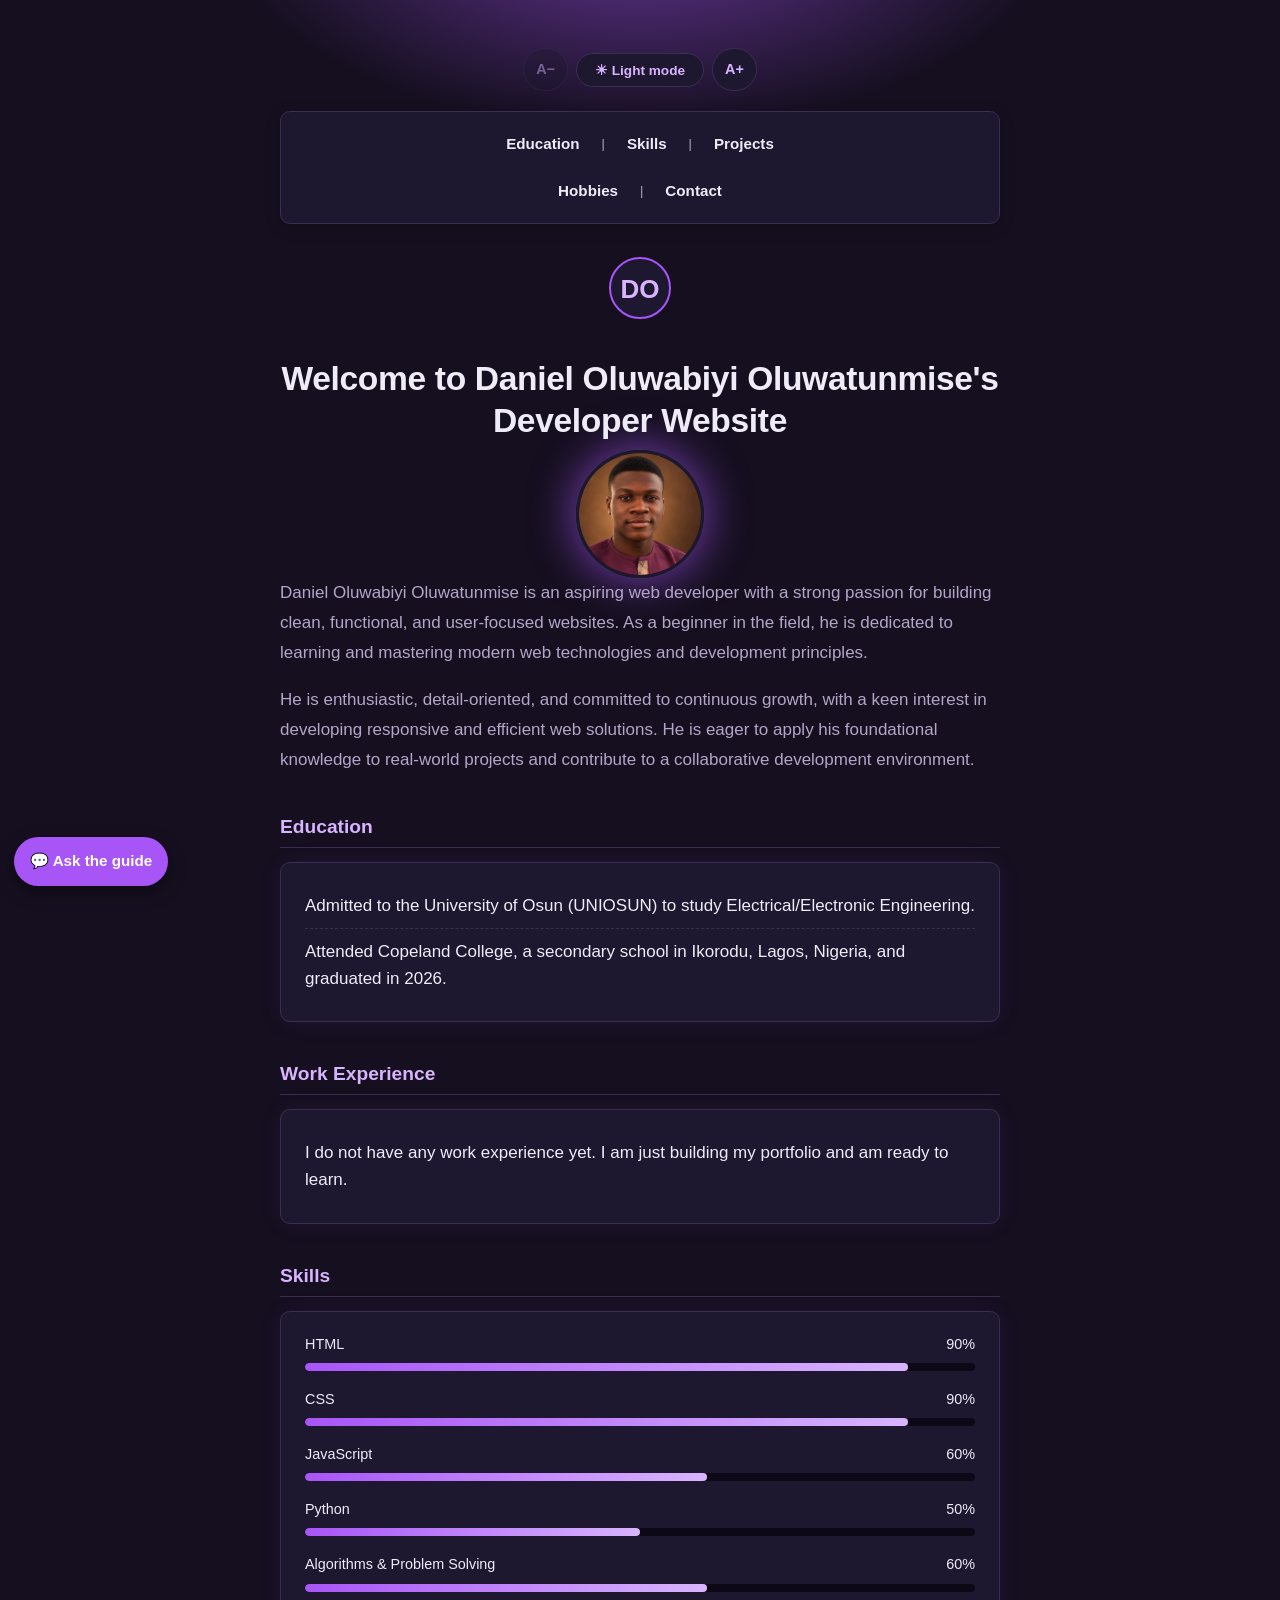
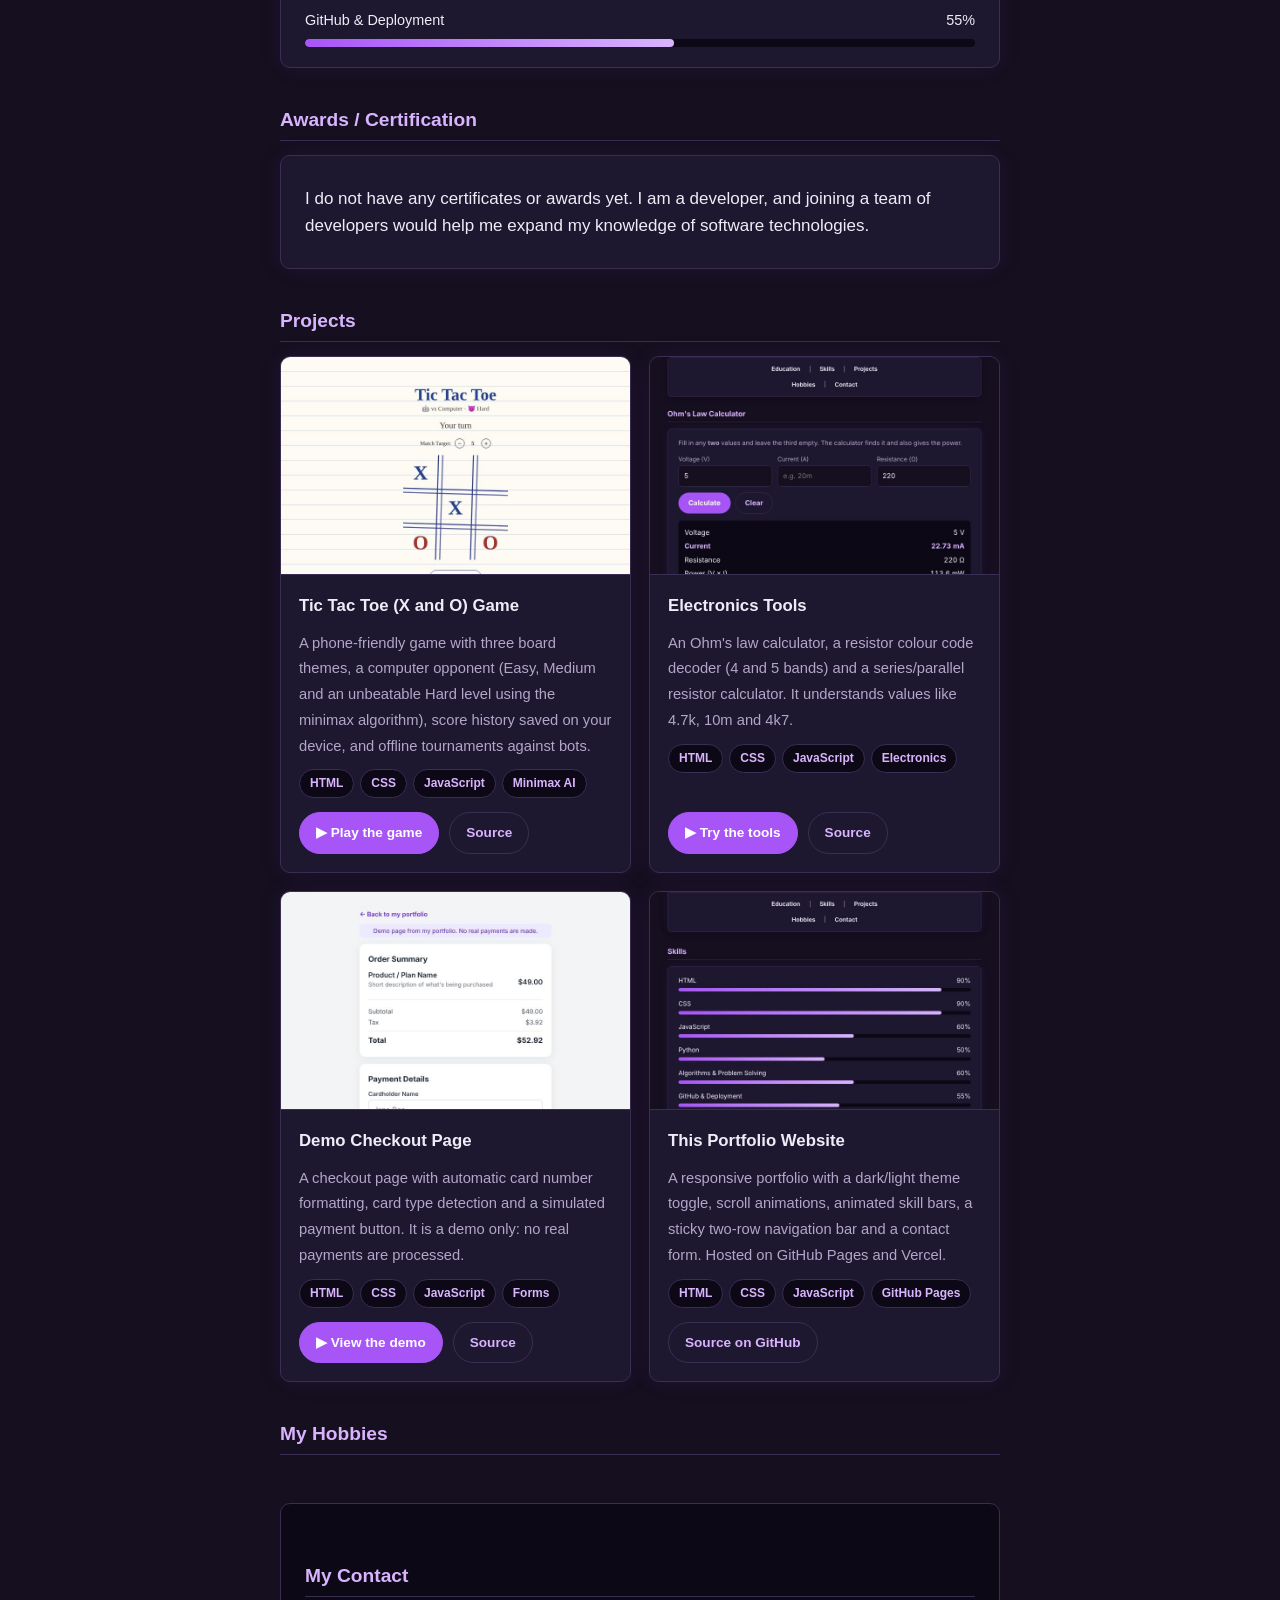
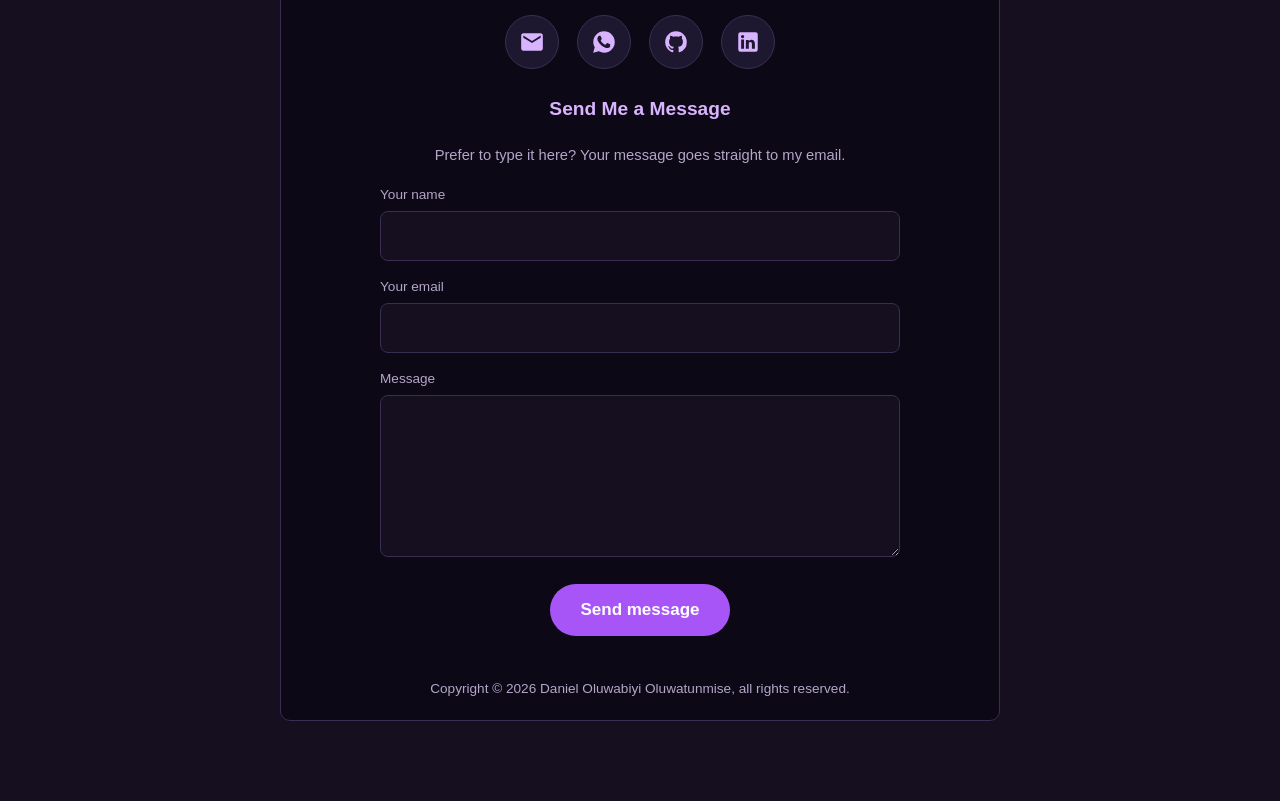
<file: index.html>
<!DOCTYPE html>
<html lang="en">
<head>
    <meta charset="UTF-8">
    <meta name="viewport" content="width=device-width, initial-scale=1.0">
    <title>Daniel Oluwabiyi Oluwatunmise — Developer Portfolio</title>
    <meta name="description" content="Portfolio of Daniel Oluwabiyi Oluwatunmise, an aspiring web developer and Electrical/Electronic Engineering student at UNIOSUN. Projects built with HTML, CSS and JavaScript.">
    <meta name="theme-color" content="#150f1f">
    <meta property="og:type" content="website">
    <meta property="og:title" content="Daniel Oluwabiyi Oluwatunmise — Developer Portfolio">
    <meta property="og:description" content="Web projects, a minimax tic-tac-toe game and electronics tools, all built with HTML, CSS and JavaScript.">
    <meta property="og:url" content="https://danieloluwabiyi84.github.io/my-portfolio/">
    <meta property="og:image" content="https://danieloluwabiyi84.github.io/my-portfolio/project-portfolio.jpg">
    <link rel="icon" href="favicon.svg" type="image/svg+xml">
    <link rel="stylesheet" href="index.css?v=3">
    <script>if ("IntersectionObserver" in window) document.documentElement.classList.add("js-reveal");</script>
</head>
<body>
    <button id="theme-toggle" onclick="toggleTheme()">☀ Light mode</button>

    <nav class="site-nav">
        <div class="nav-row">
            <a href="#education" class="nav-link">Education</a>
            <span class="nav-sep">|</span>
            <a href="#skills" class="nav-link">Skills</a>
            <span class="nav-sep">|</span>
            <a href="#projects" class="nav-link">Projects</a>
        </div>
        <div class="nav-row">
            <a href="my-hobbies.html" class="nav-link">Hobbies</a>
            <span class="nav-sep">|</span>
            <a href="#contact" class="nav-link">Contact</a>
        </div>
    </nav>

    <div style="text-align:center; margin-bottom: 12px;">
        <svg width="64" height="64" viewBox="0 0 64 64" xmlns="http://www.w3.org/2000/svg">
            <circle cx="32" cy="32" r="30" fill="var(--surface)" stroke="var(--accent)" stroke-width="2"/>
            <text x="32" y="42" font-family="Arial, sans-serif" font-size="26" font-weight="700"
                  fill="var(--accent-bright)" text-anchor="middle">DO</text>
        </svg>
    </div>

    <h1>Welcome to Daniel Oluwabiyi Oluwatunmise's Developer Website</h1>

    <img src="profile-picture.jpg" width="640" height="640" alt="Photo of Daniel Oluwabiyi Oluwatunmise">

    <p>Daniel Oluwabiyi Oluwatunmise is an aspiring web developer with a strong passion for building clean, functional, and user-focused websites. As a beginner in the field, he is dedicated to learning and mastering modern web technologies and development principles.</p>

    <p>He is enthusiastic, detail-oriented, and committed to continuous growth, with a keen interest in developing responsive and efficient web solutions. He is eager to apply his foundational knowledge to real-world projects and contribute to a collaborative development environment.</p>

    <div class="reveal">
        <h3 id="education">Education</h3>
        <ul>
            <li>Admitted to the University of Osun (UNIOSUN) to study Electrical/Electronic Engineering.</li>
            <li>Attended Copeland College, a secondary school in Ikorodu, Lagos, Nigeria, and graduated in 2026.</li>
        </ul>
    </div>

    <div class="reveal">
        <h3>Work Experience</h3>
        <ul>
            <li>I do not have any work experience yet. I am just building my portfolio and am ready to learn.</li>
        </ul>
    </div>

    <div class="reveal">
        <h3 id="skills">Skills</h3>
        <div class="skills-container">
            <div class="skill">
                <div class="skill-label"><span>HTML</span><span>90%</span></div>
                <div class="skill-bar"><div class="skill-fill" data-level="90%"></div></div>
            </div>
            <div class="skill">
                <div class="skill-label"><span>CSS</span><span>90%</span></div>
                <div class="skill-bar"><div class="skill-fill" data-level="90%"></div></div>
            </div>
            <div class="skill">
                <div class="skill-label"><span>JavaScript</span><span>60%</span></div>
                <div class="skill-bar"><div class="skill-fill" data-level="60%"></div></div>
            </div>
            <div class="skill">
                <div class="skill-label"><span>Python</span><span>50%</span></div>
                <div class="skill-bar"><div class="skill-fill" data-level="50%"></div></div>
            </div>
            <div class="skill">
                <div class="skill-label"><span>Algorithms &amp; Problem Solving</span><span>60%</span></div>
                <div class="skill-bar"><div class="skill-fill" data-level="60%"></div></div>
            </div>
            <div class="skill">
                <div class="skill-label"><span>GitHub &amp; Deployment</span><span>55%</span></div>
                <div class="skill-bar"><div class="skill-fill" data-level="55%"></div></div>
            </div>
        </div>
    </div>

    <div class="reveal">
        <h3>Awards / Certification</h3>
        <ul>
            <li>I do not have any certificates or awards yet. I am a developer, and joining a team of developers would help me expand my knowledge of software technologies.</li>
        </ul>
    </div>

    <div class="reveal">
        <h3 id="projects">Projects</h3>
        <div class="projects-grid">

            <div class="project-card">
                <img src="project-game.jpg" alt="Screenshot of the Tic Tac Toe game on a notebook-style board" width="800" height="500" loading="lazy">
                <div class="project-body">
                    <h4>Tic Tac Toe (X and O) Game</h4>
                    <p>A phone-friendly game with three board themes, a computer opponent (Easy, Medium and an unbeatable Hard level using the minimax algorithm), score history saved on your device, and offline tournaments against bots.</p>
                    <div class="tags"><span>HTML</span><span>CSS</span><span>JavaScript</span><span>Minimax AI</span></div>
                    <div class="project-links">
                        <a class="btn-link primary" href="tic-tac-toe.html">▶ Play the game</a>
                        <a class="btn-link" href="https://github.com/danieloluwabiyi84/my-portfolio/blob/main/tic-tac-toe.html" target="_blank" rel="noopener">Source</a>
                    </div>
                </div>
            </div>

            <div class="project-card">
                <img src="project-electronics.jpg" alt="Screenshot of the Ohm's law calculator" width="800" height="500" loading="lazy">
                <div class="project-body">
                    <h4>Electronics Tools</h4>
                    <p>An Ohm's law calculator, a resistor colour code decoder (4 and 5 bands) and a series/parallel resistor calculator. It understands values like 4.7k, 10m and 4k7.</p>
                    <div class="tags"><span>HTML</span><span>CSS</span><span>JavaScript</span><span>Electronics</span></div>
                    <div class="project-links">
                        <a class="btn-link primary" href="electronics-tools.html">▶ Try the tools</a>
                        <a class="btn-link" href="https://github.com/danieloluwabiyi84/my-portfolio/blob/main/electronics-tools.html" target="_blank" rel="noopener">Source</a>
                    </div>
                </div>
            </div>

            <div class="project-card">
                <img src="project-payment.jpg" alt="Screenshot of the demo checkout page" width="800" height="500" loading="lazy">
                <div class="project-body">
                    <h4>Demo Checkout Page</h4>
                    <p>A checkout page with automatic card number formatting, card type detection and a simulated payment button. It is a demo only: no real payments are processed.</p>
                    <div class="tags"><span>HTML</span><span>CSS</span><span>JavaScript</span><span>Forms</span></div>
                    <div class="project-links">
                        <a class="btn-link primary" href="payment-page.html">▶ View the demo</a>
                        <a class="btn-link" href="https://github.com/danieloluwabiyi84/my-portfolio/blob/main/payment-page.html" target="_blank" rel="noopener">Source</a>
                    </div>
                </div>
            </div>

            <div class="project-card">
                <img src="project-portfolio.jpg" alt="Screenshot of this portfolio's skills section" width="800" height="500" loading="lazy">
                <div class="project-body">
                    <h4>This Portfolio Website</h4>
                    <p>A responsive portfolio with a dark/light theme toggle, scroll animations, animated skill bars, a sticky two-row navigation bar and a contact form. Hosted on GitHub Pages and Vercel.</p>
                    <div class="tags"><span>HTML</span><span>CSS</span><span>JavaScript</span><span>GitHub Pages</span></div>
                    <div class="project-links">
                        <a class="btn-link" href="https://github.com/danieloluwabiyi84/my-portfolio" target="_blank" rel="noopener">Source on GitHub</a>
                    </div>
                </div>
            </div>

        </div>
    </div>

    <h3><a href="my-hobbies.html">My Hobbies</a></h3>

    <article class="reveal" id="contact">
        <h3>My Contact</h3>
        <div class="contact-icons">
            <a href="mailto:danieloluwabiyi84@gmail.com" aria-label="Email me" title="Email me">
                <svg viewBox="0 0 24 24" aria-hidden="true">
                    <path d="M20 4H4c-1.1 0-1.99.9-1.99 2L2 18c0 1.1.9 2 2 2h16c1.1 0 2-.9 2-2V6c0-1.1-.9-2-2-2zm0 4l-8 5-8-5V6l8 5 8-5v2z"/>
                </svg>
            </a>
            <a href="https://wa.me/23408080923053" target="_blank" rel="noopener" aria-label="Chat on WhatsApp" title="Chat on WhatsApp">
                <svg viewBox="0 0 24 24" aria-hidden="true">
                    <path d="M12.04 2C6.58 2 2.13 6.45 2.13 11.91c0 1.75.46 3.45 1.32 4.95L2 22l5.25-1.38c1.45.79 3.08 1.21 4.79 1.21 5.46 0 9.91-4.45 9.91-9.91S17.5 2 12.04 2zm5.72 14.16c-.24.68-1.4 1.3-1.93 1.35-.5.05-1.06.28-3.6-.75-3.05-1.23-4.98-4.36-5.13-4.56-.15-.2-1.22-1.62-1.22-3.09 0-1.47.77-2.19 1.05-2.49.27-.3.6-.37.8-.37h.58c.19 0 .43-.03.67.51.24.55.83 1.9.9 2.04.07.14.12.3.02.49-.1.19-.15.31-.3.48-.15.17-.31.38-.44.51-.15.15-.3.31-.13.6.17.29.76 1.25 1.63 2.02 1.12 1 2.06 1.31 2.35 1.46.29.15.46.13.63-.08.17-.21.72-.84.91-1.13.19-.29.39-.24.65-.14.27.1 1.7.8 1.99.95.29.14.48.21.55.33.07.12.07.68-.17 1.34z"/>
                </svg>
            </a>
            <a href="https://github.com/danieloluwabiyi84" target="_blank" rel="noopener" aria-label="My GitHub" title="My GitHub">
                <svg viewBox="0 0 24 24" aria-hidden="true">
                    <path d="M12 2C6.48 2 2 6.48 2 12c0 4.42 2.87 8.17 6.84 9.5.5.09.68-.22.68-.48 0-.24-.01-.87-.01-1.7-2.78.6-3.37-1.34-3.37-1.34-.45-1.16-1.11-1.47-1.11-1.47-.91-.62.07-.61.07-.61 1 .07 1.53 1.03 1.53 1.03.89 1.53 2.34 1.09 2.91.83.09-.65.35-1.09.63-1.34-2.22-.25-4.55-1.11-4.55-4.94 0-1.09.39-1.98 1.03-2.68-.1-.25-.45-1.27.1-2.65 0 0 .84-.27 2.75 1.02.8-.22 1.65-.33 2.5-.33.85 0 1.7.11 2.5.33 1.91-1.29 2.75-1.02 2.75-1.02.55 1.38.2 2.4.1 2.65.64.7 1.03 1.59 1.03 2.68 0 3.84-2.34 4.68-4.57 4.93.36.31.68.92.68 1.85 0 1.34-.01 2.42-.01 2.75 0 .27.18.58.69.48A10 10 0 0022 12c0-5.52-4.48-10-10-10z"/>
                </svg>
            </a>
            <a href="https://www.linkedin.com/in/daniel-oluwabiyi" target="_blank" rel="noopener" aria-label="My LinkedIn" title="My LinkedIn">
                <svg viewBox="0 0 24 24" aria-hidden="true">
                    <path d="M19 3a2 2 0 012 2v14a2 2 0 01-2 2H5a2 2 0 01-2-2V5a2 2 0 012-2h14zM8.34 18.34V9.67H5.67v8.67h2.67zM7 8.5a1.5 1.5 0 100-3 1.5 1.5 0 000 3zM18.34 18.34v-4.7c0-2.52-1.35-3.69-3.15-3.69-1.45 0-2.1.8-2.46 1.36v-1.16h-2.67c.04.75 0 8.19 0 8.19h2.67v-4.57c0-.24.02-.49.09-.66.2-.49.65-1 1.4-1 .99 0 1.39.75 1.39 1.86v4.37h2.73z"/>
                </svg>
            </a>
        </div>

        <form id="contact-form" class="contact-form" action="https://formsubmit.co/danieloluwabiyi84@gmail.com" method="POST">
            <h3>Send Me a Message</h3>
            <p class="form-intro">Prefer to type it here? Your message goes straight to my email.</p>

            <label for="cf-name">Your name</label>
            <input id="cf-name" name="name" type="text" maxlength="80" autocomplete="name" required>

            <label for="cf-email">Your email</label>
            <input id="cf-email" name="email" type="email" maxlength="120" autocomplete="email" required>

            <label for="cf-message">Message</label>
            <textarea id="cf-message" name="message" rows="5" maxlength="2000" required></textarea>

            <input type="text" name="_honey" class="hp" tabindex="-1" autocomplete="off" aria-hidden="true" style="position:absolute;left:-9999px;width:1px;height:1px;opacity:0">
            <input type="hidden" name="_subject" value="New message from my portfolio website">
            <input type="hidden" name="_captcha" value="false">
            <input type="hidden" name="_template" value="table">

            <button type="submit" id="cf-send" class="form-btn">Send message</button>
            <p id="cf-status" role="status" aria-live="polite"></p>
        </form>

        <footer>Copyright © 2026 Daniel Oluwabiyi Oluwatunmise, all rights reserved.</footer>
    </article>

    <button id="back-to-top" aria-label="Back to top">↑</button>

    <script src="script.js?v=3"></script>
    <script src="guide.js?v=3" defer></script>
    <script src="visitors.js?v=5" defer></script>
</body>
</html>
</file>
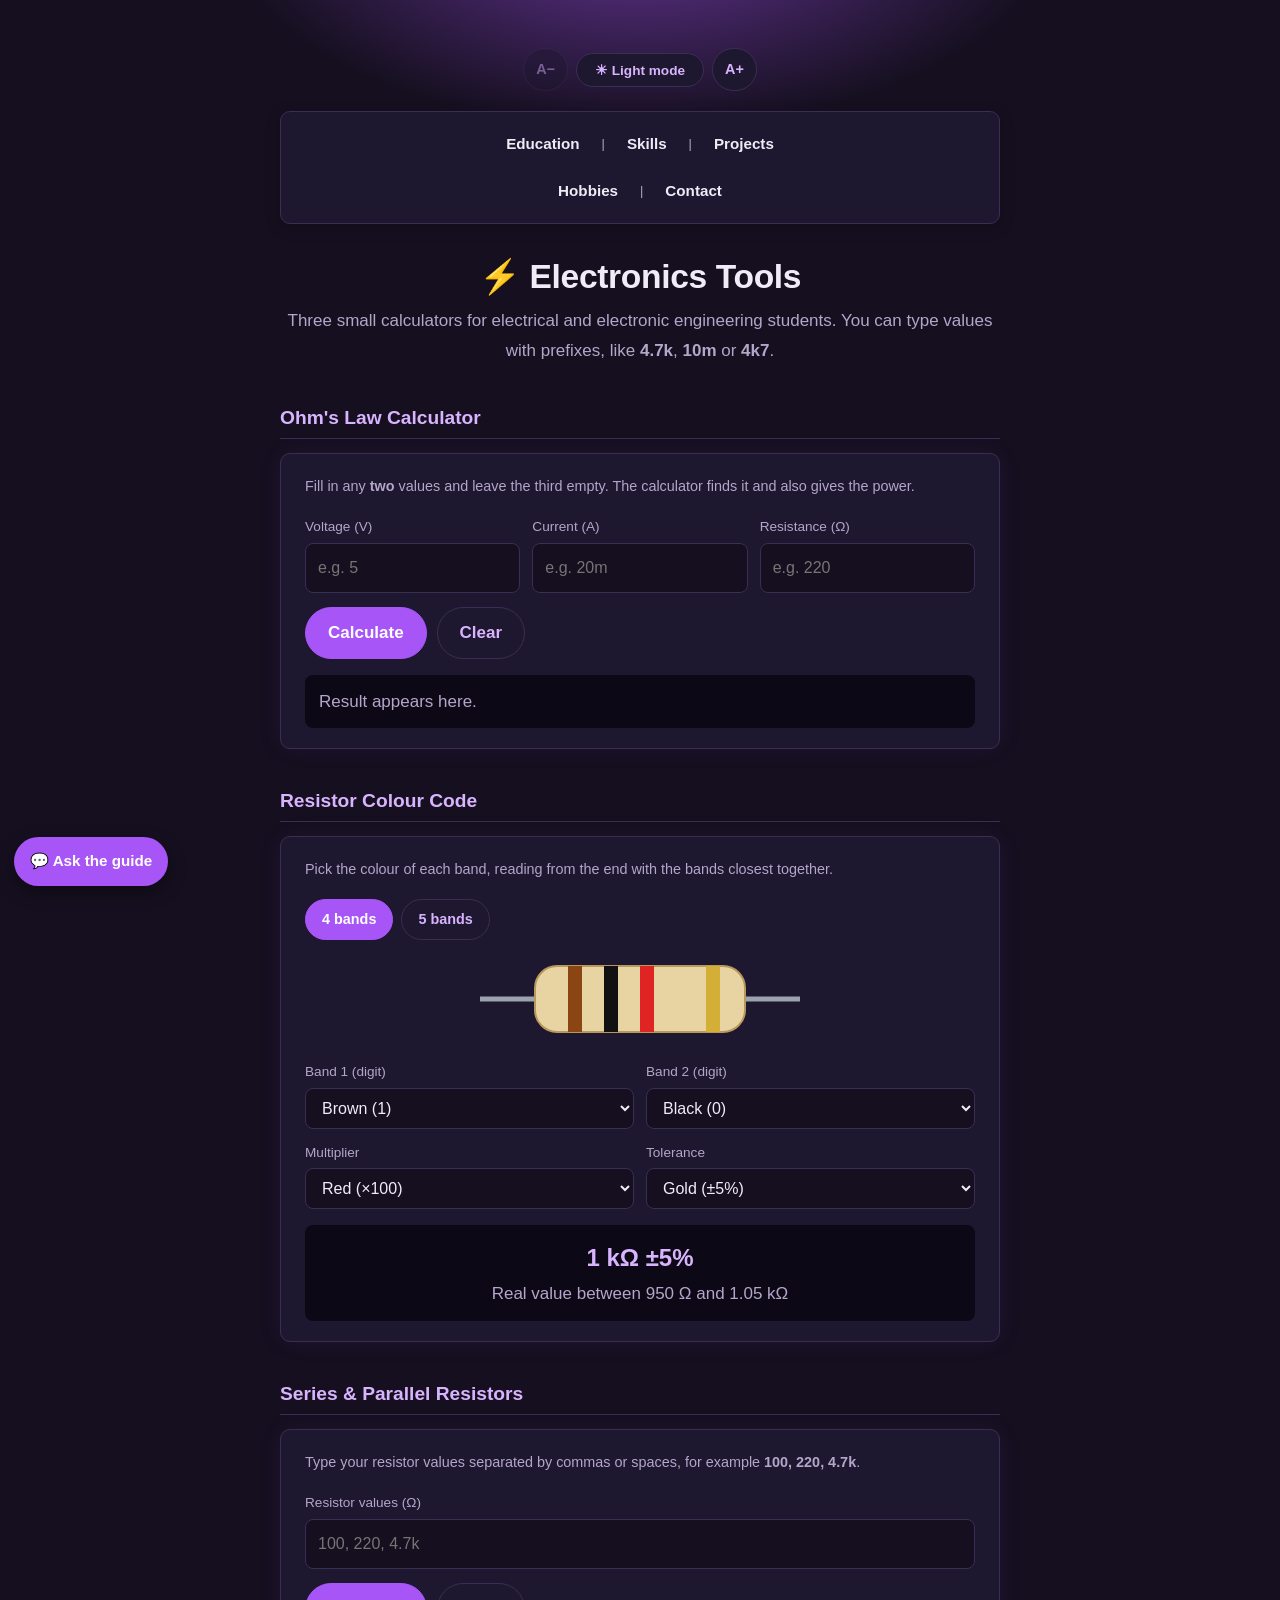
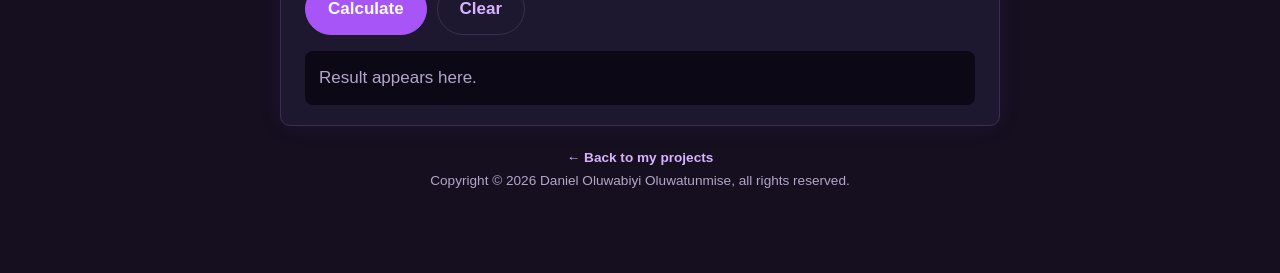
<file: electronics-tools.html>
<!DOCTYPE html>
<html lang="en">
<head>
    <meta charset="UTF-8">
    <meta name="viewport" content="width=device-width, initial-scale=1.0">
    <title>Electronics Tools - Daniel Oluwabiyi Oluwatunmise</title>
    <meta name="description" content="Free electronics tools: an Ohm's law calculator, a resistor colour code decoder and a series/parallel resistor calculator, built with HTML, CSS and JavaScript.">
    <link rel="icon" href="favicon.svg" type="image/svg+xml">
    <link rel="stylesheet" href="index.css?v=3">
    <style>
        .tool-card {
            max-width: var(--max-width);
            margin: 0 auto 20px;
            padding: 20px 24px;
            background: var(--surface);
            border: 1px solid var(--border);
            border-radius: var(--radius);
            box-shadow: 0 0 24px rgba(168, 85, 247, 0.08);
        }

        .tool-card .hint {
            margin: 0 0 16px;
            font-size: 0.9rem;
            max-width: none;
        }

        .field-row {
            display: grid;
            grid-template-columns: repeat(3, 1fr);
            gap: 12px;
        }

        .field-row.two {
            grid-template-columns: repeat(2, 1fr);
        }

        @media (max-width: 520px) {
            .field-row,
            .field-row.two {
                grid-template-columns: 1fr;
            }
        }

        .tool-card label {
            display: block;
            font-size: 0.85rem;
            color: var(--muted);
            margin-bottom: 4px;
        }

        .tool-card input,
        .tool-card select,
        .tool-card textarea {
            width: 100%;
            padding: 10px 12px;
            border-radius: 8px;
            border: 1px solid var(--border);
            background: var(--bg);
            color: var(--text);
            font: inherit;
            font-size: 1rem;
        }

        .tool-card input:focus,
        .tool-card select:focus,
        .tool-card textarea:focus {
            outline: 2px solid var(--accent);
            outline-offset: 1px;
        }

        .tool-actions {
            display: flex;
            gap: 10px;
            flex-wrap: wrap;
            margin-top: 14px;
        }

        .btn {
            padding: 10px 22px;
            border-radius: 999px;
            border: 1px solid var(--accent);
            background: var(--accent);
            color: #fff;
            font: inherit;
            font-weight: 700;
            cursor: pointer;
        }

        .btn.secondary {
            background: transparent;
            color: var(--accent-bright);
            border-color: var(--border);
        }

        .result {
            margin-top: 16px;
            padding: 12px 14px;
            background: var(--card-dark);
            border-radius: 8px;
            font-variant-numeric: tabular-nums;
            min-height: 2.6em;
            color: var(--text);
        }

        .result .row {
            display: flex;
            justify-content: space-between;
            gap: 12px;
            padding: 3px 0;
        }

        .result .row.found {
            color: var(--accent-bright);
            font-weight: 700;
        }

        .result .error {
            color: #f87171;
        }

        .result .muted {
            color: var(--muted);
        }

        .band-toggle {
            display: flex;
            gap: 8px;
            margin-bottom: 14px;
        }

        .band-toggle .btn {
            padding: 7px 16px;
            font-size: 0.9rem;
        }

        .band-toggle .btn:not(.on) {
            background: transparent;
            color: var(--accent-bright);
            border-color: var(--border);
        }

        #resistor-svg {
            display: block;
            width: 100%;
            max-width: 320px;
            height: auto;
            margin: 0 auto 16px;
            border: 0;
            border-radius: 0;
            box-shadow: none;
        }

        .band-grid {
            display: grid;
            grid-template-columns: repeat(2, 1fr);
            gap: 12px;
        }

        .band-grid .hidden {
            display: none;
        }

        .big-value {
            font-size: 1.5rem;
            font-weight: 700;
            color: var(--accent-bright);
            text-align: center;
        }
    </style>
</head>
<body>
    <button id="theme-toggle" onclick="toggleTheme()">☀ Light mode</button>

    <nav class="site-nav">
        <div class="nav-row">
            <a href="index.html#education" class="nav-link">Education</a>
            <span class="nav-sep">|</span>
            <a href="index.html#skills" class="nav-link">Skills</a>
            <span class="nav-sep">|</span>
            <a href="index.html#projects" class="nav-link">Projects</a>
        </div>
        <div class="nav-row">
            <a href="my-hobbies.html" class="nav-link">Hobbies</a>
            <span class="nav-sep">|</span>
            <a href="index.html#contact" class="nav-link">Contact</a>
        </div>
    </nav>

    <h1>⚡ Electronics Tools</h1>
    <p style="text-align:center">Three small calculators for electrical and electronic engineering students. You can type values with prefixes, like <strong>4.7k</strong>, <strong>10m</strong> or <strong>4k7</strong>.</p>

    <!-- ===================== Ohm's law ===================== -->
    <h3>Ohm's Law Calculator</h3>
    <div class="tool-card">
        <p class="hint">Fill in any <strong>two</strong> values and leave the third empty. The calculator finds it and also gives the power.</p>
        <div class="field-row">
            <div>
                <label for="ohm-v">Voltage (V)</label>
                <input id="ohm-v" type="text" inputmode="text" autocomplete="off" placeholder="e.g. 5">
            </div>
            <div>
                <label for="ohm-i">Current (A)</label>
                <input id="ohm-i" type="text" inputmode="text" autocomplete="off" placeholder="e.g. 20m">
            </div>
            <div>
                <label for="ohm-r">Resistance (Ω)</label>
                <input id="ohm-r" type="text" inputmode="text" autocomplete="off" placeholder="e.g. 220">
            </div>
        </div>
        <div class="tool-actions">
            <button class="btn" id="ohm-calc">Calculate</button>
            <button class="btn secondary" id="ohm-clear">Clear</button>
        </div>
        <div class="result" id="ohm-result" aria-live="polite"><span class="muted">Result appears here.</span></div>
    </div>

    <!-- ===================== Resistor colour code ===================== -->
    <h3>Resistor Colour Code</h3>
    <div class="tool-card">
        <p class="hint">Pick the colour of each band, reading from the end with the bands closest together.</p>
        <div class="band-toggle">
            <button class="btn on" id="bands-4" type="button">4 bands</button>
            <button class="btn" id="bands-5" type="button">5 bands</button>
        </div>

        <svg id="resistor-svg" viewBox="0 0 320 90" xmlns="http://www.w3.org/2000/svg" role="img" aria-label="Resistor with coloured bands">
            <line x1="0" y1="45" x2="60" y2="45" stroke="#9ca3af" stroke-width="5" stroke-linecap="round"/>
            <line x1="260" y1="45" x2="320" y2="45" stroke="#9ca3af" stroke-width="5" stroke-linecap="round"/>
            <rect x="55" y="12" width="210" height="66" rx="22" fill="#e8d3a2" stroke="#b79a5b" stroke-width="2"/>
            <rect id="svg-b1" x="84" y="12" width="14" height="66" fill="#8b4513"/>
            <rect id="svg-b2" x="112" y="12" width="14" height="66" fill="#111111"/>
            <rect id="svg-b3" x="140" y="12" width="14" height="66" fill="#e02424"/>
            <rect id="svg-b4" x="168" y="12" width="14" height="66" fill="#f97316"/>
            <rect id="svg-b5" x="226" y="12" width="14" height="66" fill="#d4af37"/>
        </svg>

        <div class="band-grid">
            <div>
                <label for="band-1">Band 1 (digit)</label>
                <select id="band-1"></select>
            </div>
            <div>
                <label for="band-2">Band 2 (digit)</label>
                <select id="band-2"></select>
            </div>
            <div id="band-3-wrap" class="hidden">
                <label for="band-3">Band 3 (digit)</label>
                <select id="band-3"></select>
            </div>
            <div>
                <label for="band-mult">Multiplier</label>
                <select id="band-mult"></select>
            </div>
            <div>
                <label for="band-tol">Tolerance</label>
                <select id="band-tol"></select>
            </div>
        </div>
        <div class="result" id="color-result" aria-live="polite"></div>
    </div>

    <!-- ===================== Series / parallel ===================== -->
    <h3>Series &amp; Parallel Resistors</h3>
    <div class="tool-card">
        <p class="hint">Type your resistor values separated by commas or spaces, for example <strong>100, 220, 4.7k</strong>.</p>
        <label for="sp-list">Resistor values (Ω)</label>
        <input id="sp-list" type="text" inputmode="text" autocomplete="off" placeholder="100, 220, 4.7k">
        <div class="tool-actions">
            <button class="btn" id="sp-calc">Calculate</button>
            <button class="btn secondary" id="sp-clear">Clear</button>
        </div>
        <div class="result" id="sp-result" aria-live="polite"><span class="muted">Result appears here.</span></div>
    </div>

    <footer>
        <a href="index.html#projects">← Back to my projects</a>
    </footer>
    <footer>Copyright © 2026 Daniel Oluwabiyi Oluwatunmise, all rights reserved.</footer>

    <button id="back-to-top" aria-label="Back to top">↑</button>

    <script src="script.js?v=3"></script>
    <script src="guide.js?v=3" defer></script>
    <script src="visitors.js?v=4" defer></script>
    <script>
        // ---------- number helpers ----------

        // Reads values like 12, 4.7k, 10m, 2M, 4k7, 4R7 (blank = null, invalid = NaN)
        function parseSI(text) {
            const s = String(text).trim();
            if (s === '') return null;
            const mult = { p: 1e-12, n: 1e-9, u: 1e-6, 'µ': 1e-6, m: 1e-3, k: 1e3, K: 1e3, M: 1e6, G: 1e9 };

            // "4k7" / "4R7" style
            let m = /^(\d+)([pnuµmkKMGR])(\d+)$/.exec(s);
            if (m) {
                const factor = m[2] === 'R' ? 1 : mult[m[2]];
                return Number(m[1] + '.' + m[3]) * factor;
            }

            m = /^([+-]?(?:\d+\.?\d*|\.\d+)(?:[eE][+-]?\d+)?)\s*([pnuµmkKMG]?)\s*(?:V|A|Ω|ohm|ohms|R|v|a)?$/.exec(s);
            if (!m) return NaN;
            return Number(m[1]) * (m[2] ? mult[m[2]] : 1);
        }

        // Shows 0.0227 A as "22.73 mA"
        function fmtSI(value, unit) {
            if (value === 0) return '0 ' + unit;
            const prefixes = [[1e9, 'G'], [1e6, 'M'], [1e3, 'k'], [1, ''], [1e-3, 'm'], [1e-6, 'µ'], [1e-9, 'n'], [1e-12, 'p']];
            const a = Math.abs(value);
            let idx = prefixes.findIndex(function (p) { return a >= p[0] * 0.99995; });
            if (idx === -1) idx = prefixes.length - 1;
            let rounded = Number((value / prefixes[idx][0]).toPrecision(4));
            if (Math.abs(rounded) >= 1000 && idx > 0) {
                idx--;
                rounded = Number((value / prefixes[idx][0]).toPrecision(4));
            }
            return rounded + ' ' + prefixes[idx][1] + unit;
        }

        function row(label, value, found) {
            const div = document.createElement('div');
            div.className = 'row' + (found ? ' found' : '');
            const l = document.createElement('span');
            l.textContent = label;
            const v = document.createElement('span');
            v.textContent = value;
            div.appendChild(l);
            div.appendChild(v);
            return div;
        }

        function showMessage(box, text, isError) {
            box.textContent = '';
            const s = document.createElement('span');
            s.className = isError ? 'error' : 'muted';
            s.textContent = text;
            box.appendChild(s);
        }

        // ---------- Ohm's law ----------

        const ohmV = document.getElementById('ohm-v');
        const ohmI = document.getElementById('ohm-i');
        const ohmR = document.getElementById('ohm-r');
        const ohmResult = document.getElementById('ohm-result');

        function calcOhm() {
            let V = parseSI(ohmV.value);
            let I = parseSI(ohmI.value);
            let R = parseSI(ohmR.value);
            const all = [V, I, R];

            if (all.some(function (x) { return Number.isNaN(x); })) {
                showMessage(ohmResult, "I couldn't read one of the values. Try numbers like 12, 4.7k or 10m.", true);
                return;
            }
            const filled = all.filter(function (x) { return x !== null; }).length;
            if (filled < 2) { showMessage(ohmResult, 'Fill in any two values.', false); return; }
            if (filled === 3) { showMessage(ohmResult, 'Leave one field empty so I know what to find.', true); return; }

            let found;
            if (V === null) { V = I * R; found = 'V'; }
            else if (I === null) {
                if (R === 0) { showMessage(ohmResult, "Resistance can't be 0 when finding current.", true); return; }
                I = V / R; found = 'I';
            } else {
                if (I === 0) { showMessage(ohmResult, "Current can't be 0 when finding resistance.", true); return; }
                R = V / I; found = 'R';
            }
            const P = V * I;

            ohmResult.textContent = '';
            ohmResult.appendChild(row('Voltage', fmtSI(V, 'V'), found === 'V'));
            ohmResult.appendChild(row('Current', fmtSI(I, 'A'), found === 'I'));
            ohmResult.appendChild(row('Resistance', fmtSI(R, 'Ω'), found === 'R'));
            ohmResult.appendChild(row('Power (V × I)', fmtSI(P, 'W'), false));
        }

        document.getElementById('ohm-calc').addEventListener('click', calcOhm);
        [ohmV, ohmI, ohmR].forEach(function (inp) {
            inp.addEventListener('keydown', function (e) { if (e.key === 'Enter') calcOhm(); });
        });
        document.getElementById('ohm-clear').addEventListener('click', function () {
            ohmV.value = ''; ohmI.value = ''; ohmR.value = '';
            showMessage(ohmResult, 'Result appears here.', false);
        });

        // ---------- Resistor colour code ----------

        const COLORS = {
            black:  { hex: '#111111', digit: 0, mult: 1,    tol: null },
            brown:  { hex: '#8b4513', digit: 1, mult: 10,   tol: 1 },
            red:    { hex: '#e02424', digit: 2, mult: 100,  tol: 2 },
            orange: { hex: '#f97316', digit: 3, mult: 1e3,  tol: null },
            yellow: { hex: '#facc15', digit: 4, mult: 1e4,  tol: null },
            green:  { hex: '#22c55e', digit: 5, mult: 1e5,  tol: 0.5 },
            blue:   { hex: '#3b82f6', digit: 6, mult: 1e6,  tol: 0.25 },
            violet: { hex: '#a855f7', digit: 7, mult: 1e7,  tol: 0.1 },
            grey:   { hex: '#9ca3af', digit: 8, mult: 1e8,  tol: 0.05 },
            white:  { hex: '#f5f5f5', digit: 9, mult: 1e9,  tol: null },
            gold:   { hex: '#d4af37', digit: null, mult: 0.1,  tol: 5 },
            silver: { hex: '#c0c0c0', digit: null, mult: 0.01, tol: 10 }
        };

        const bandCount = { n: 4 };
        const sel = {
            b1: document.getElementById('band-1'),
            b2: document.getElementById('band-2'),
            b3: document.getElementById('band-3'),
            mult: document.getElementById('band-mult'),
            tol: document.getElementById('band-tol')
        };
        const colorResult = document.getElementById('color-result');

        function cap(s) { return s.charAt(0).toUpperCase() + s.slice(1); }

        function fillSelect(select, names, labelFn, selected) {
            select.textContent = '';
            names.forEach(function (name) {
                const o = document.createElement('option');
                o.value = name;
                o.textContent = labelFn(name);
                if (name === selected) o.selected = true;
                select.appendChild(o);
            });
        }

        const digitColors = Object.keys(COLORS).filter(function (n) { return COLORS[n].digit !== null; });
        const multColors = Object.keys(COLORS);
        const tolColors = Object.keys(COLORS).filter(function (n) { return COLORS[n].tol !== null; });

        function fmtMult(m) {
            if (m >= 1e9) return '×1G';
            if (m >= 1e6) return '×' + (m / 1e6) + 'M';
            if (m >= 1e3) return '×' + (m / 1e3) + 'k';
            return '×' + m;
        }

        fillSelect(sel.b1, digitColors.filter(function (n) { return n !== 'black'; }), function (n) { return cap(n) + ' (' + COLORS[n].digit + ')'; }, 'brown');
        fillSelect(sel.b2, digitColors, function (n) { return cap(n) + ' (' + COLORS[n].digit + ')'; }, 'black');
        fillSelect(sel.b3, digitColors, function (n) { return cap(n) + ' (' + COLORS[n].digit + ')'; }, 'black');
        fillSelect(sel.mult, multColors, function (n) { return cap(n) + ' (' + fmtMult(COLORS[n].mult) + ')'; }, 'red');
        fillSelect(sel.tol, tolColors, function (n) { return cap(n) + ' (±' + COLORS[n].tol + '%)'; }, 'gold');

        function updateColorCode() {
            const five = bandCount.n === 5;
            const d1 = COLORS[sel.b1.value].digit;
            const d2 = COLORS[sel.b2.value].digit;
            const d3 = five ? COLORS[sel.b3.value].digit : null;
            const base = five ? d1 * 100 + d2 * 10 + d3 : d1 * 10 + d2;
            const ohms = base * COLORS[sel.mult.value].mult;
            const tol = COLORS[sel.tol.value].tol;

            // draw the bands (4-band: bands sit at positions 1,2,3 + tolerance; 5-band: 1,2,3,4 + tolerance)
            const svgIds = ['svg-b1', 'svg-b2', 'svg-b3', 'svg-b4', 'svg-b5'];
            const picked = five
                ? [sel.b1.value, sel.b2.value, sel.b3.value, sel.mult.value, sel.tol.value]
                : [sel.b1.value, sel.b2.value, sel.mult.value, sel.tol.value];
            const xs = five ? [78, 106, 134, 162, 226] : [88, 124, 160, 226];
            svgIds.forEach(function (id, i) {
                const r = document.getElementById(id);
                if (i < picked.length) {
                    r.setAttribute('x', xs[i]);
                    r.setAttribute('fill', COLORS[picked[i]].hex);
                    r.style.display = '';
                } else {
                    r.style.display = 'none';
                }
            });

            colorResult.textContent = '';
            const big = document.createElement('div');
            big.className = 'big-value';
            big.textContent = fmtSI(ohms, 'Ω') + '  ±' + tol + '%';
            colorResult.appendChild(big);
            const range = document.createElement('div');
            range.className = 'muted';
            range.style.textAlign = 'center';
            range.textContent = 'Real value between ' + fmtSI(ohms * (1 - tol / 100), 'Ω') + ' and ' + fmtSI(ohms * (1 + tol / 100), 'Ω');
            colorResult.appendChild(range);
        }

        function setBands(n) {
            bandCount.n = n;
            document.getElementById('band-3-wrap').classList.toggle('hidden', n === 4);
            document.getElementById('bands-4').classList.toggle('on', n === 4);
            document.getElementById('bands-5').classList.toggle('on', n === 5);
            updateColorCode();
        }

        document.getElementById('bands-4').addEventListener('click', function () { setBands(4); });
        document.getElementById('bands-5').addEventListener('click', function () { setBands(5); });
        Object.keys(sel).forEach(function (k) { sel[k].addEventListener('change', updateColorCode); });
        updateColorCode();

        // ---------- Series / parallel ----------

        const spList = document.getElementById('sp-list');
        const spResult = document.getElementById('sp-result');

        function calcSeriesParallel() {
            const parts = spList.value.split(/[\s,;]+/).filter(function (p) { return p !== ''; });
            if (parts.length < 2) { showMessage(spResult, 'Type at least two resistor values.', false); return; }
            const values = parts.map(parseSI);
            if (values.some(function (v) { return v === null || Number.isNaN(v) || v < 0; })) {
                showMessage(spResult, "I couldn't read one of the values. Use positive numbers like 100, 4.7k or 1M.", true);
                return;
            }
            const series = values.reduce(function (a, b) { return a + b; }, 0);
            const parallel = values.some(function (v) { return v === 0; })
                ? 0
                : 1 / values.reduce(function (a, b) { return a + 1 / b; }, 0);

            spResult.textContent = '';
            spResult.appendChild(row(values.length + ' resistors in series', fmtSI(series, 'Ω'), true));
            spResult.appendChild(row(values.length + ' resistors in parallel', fmtSI(parallel, 'Ω'), true));
        }

        document.getElementById('sp-calc').addEventListener('click', calcSeriesParallel);
        spList.addEventListener('keydown', function (e) { if (e.key === 'Enter') calcSeriesParallel(); });
        document.getElementById('sp-clear').addEventListener('click', function () {
            spList.value = '';
            showMessage(spResult, 'Result appears here.', false);
        });
    </script>
</body>
</html>
</file>
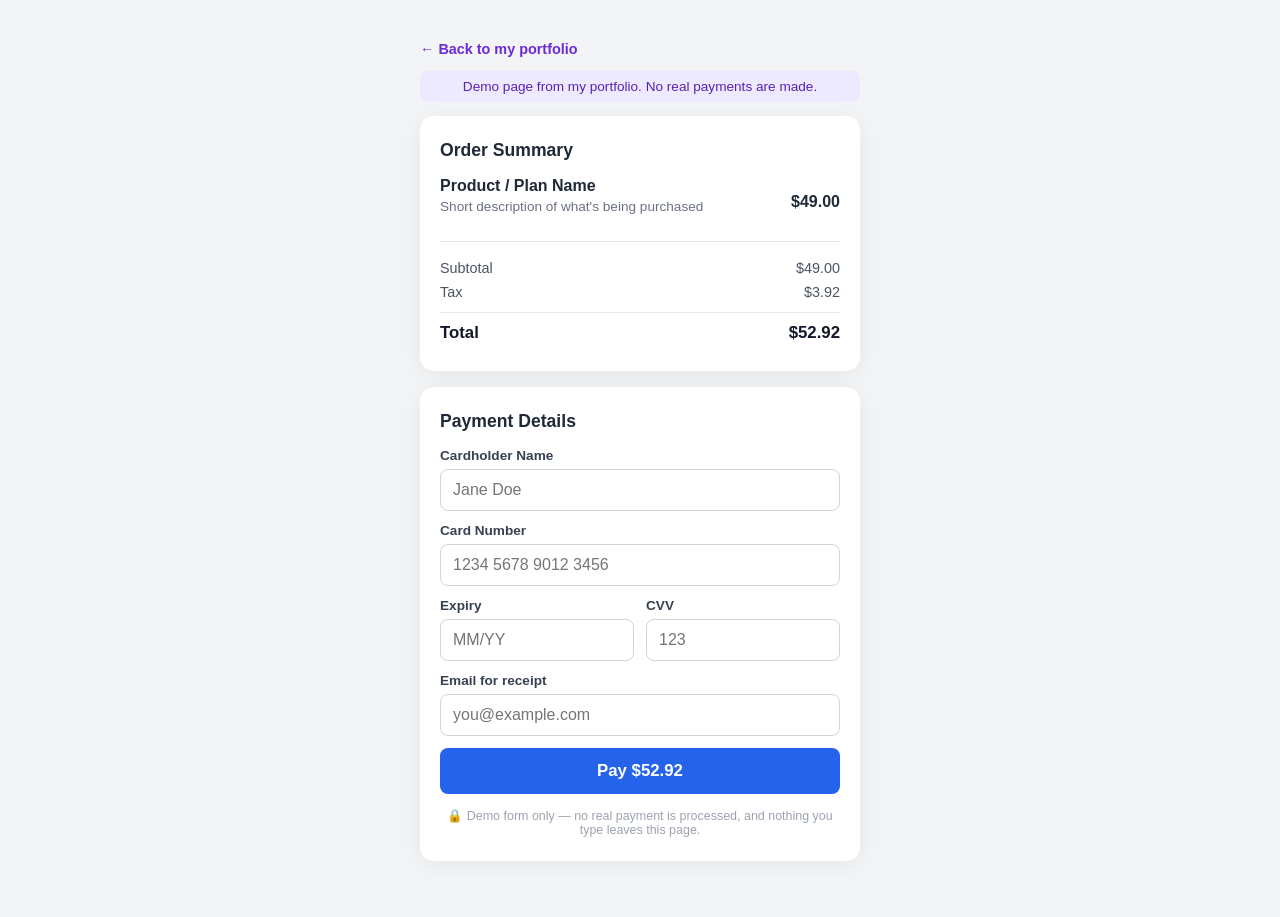
<file: payment-page.html>
<!DOCTYPE html>
<html lang="en">
<head>
    <meta charset="UTF-8">
    <meta name="viewport" content="width=device-width, initial-scale=1.0">
    <title>Demo Checkout Page - Daniel Oluwabiyi Oluwatunmise</title>
    <meta name="description" content="A demo checkout page with card number formatting, card type detection and a fake payment button. No real payments are processed.">
    <link rel="icon" href="favicon.svg" type="image/svg+xml">
    <style>
        .back-link {
            display: inline-block;
            margin-bottom: 14px;
            font-size: 0.9rem;
            font-weight: 600;
            color: #6d28d9;
            text-decoration: none;
        }

        .demo-banner {
            margin: 0 0 14px;
            padding: 8px 12px;
            border-radius: 8px;
            background: #ede9fe;
            color: #5b21b6;
            font-size: 0.85rem;
            text-align: center;
        }

        * {
            box-sizing: border-box;
        }

        body {
            margin: 0;
            min-height: 100vh;
            padding: 40px 16px;
            background: #f3f4f6;
            font-family: -apple-system, "Segoe UI", Roboto, Helvetica, Arial, sans-serif;
            color: #1f2937;
        }

        .checkout-wrapper {
            max-width: 440px;
            margin: 0 auto;
        }

        .card {
            background: #fff;
            border-radius: 14px;
            padding: 24px 20px;
            box-shadow: 0 4px 24px rgba(0, 0, 0, 0.06);
            margin-bottom: 16px;
        }

        h2 {
            font-size: 1.1rem;
            margin: 0 0 16px;
        }

        .order-item {
            display: flex;
            justify-content: space-between;
            align-items: flex-start;
            padding-bottom: 14px;
            margin-bottom: 14px;
            border-bottom: 1px solid #e5e7eb;
        }

        .item-name {
            font-weight: 600;
            margin: 0 0 4px;
        }

        .item-desc {
            font-size: 0.85rem;
            color: #6b7280;
            margin: 0;
        }

        .item-price {
            font-weight: 600;
            white-space: nowrap;
        }

        .summary-row {
            display: flex;
            justify-content: space-between;
            font-size: 0.9rem;
            color: #4b5563;
            padding: 4px 0;
        }

        .summary-row.total {
            font-size: 1.05rem;
            font-weight: 700;
            color: #111827;
            border-top: 1px solid #e5e7eb;
            margin-top: 8px;
            padding-top: 10px;
        }

        label {
            display: block;
            font-size: 0.85rem;
            font-weight: 600;
            color: #374151;
            margin-bottom: 12px;
        }

        input {
            width: 100%;
            margin-top: 6px;
            padding: 11px 12px;
            border: 1.5px solid #d1d5db;
            border-radius: 8px;
            font-size: 1rem;
            font-family: inherit;
            color: #111827;
        }

        input:focus {
            outline: none;
            border-color: #2563eb;
            box-shadow: 0 0 0 3px rgba(37, 99, 235, 0.15);
        }

        .card-number-wrap {
            position: relative;
        }

        .card-type-icon {
            position: absolute;
            right: 12px;
            top: 50%;
            transform: translateY(calc(-50% + 3px));
            font-size: 0.7rem;
            font-weight: 800;
            letter-spacing: 0.5px;
            color: #2563eb;
        }

        .form-row {
            display: flex;
            gap: 12px;
        }

        .form-row label {
            flex: 1;
        }

        #pay-btn {
            width: 100%;
            padding: 13px;
            background: #2563eb;
            color: #fff;
            border: none;
            border-radius: 8px;
            font-size: 1.05rem;
            font-weight: 700;
            cursor: pointer;
            transition: background 0.2s ease;
        }

        #pay-btn:hover {
            background: #1d4ed8;
        }

        #pay-btn.success {
            background: #16a34a;
        }

        #pay-btn:disabled {
            cursor: default;
        }

        .secure-note {
            text-align: center;
            font-size: 0.78rem;
            color: #9ca3af;
            margin: 14px 0 0;
        }
    </style>
</head>
<body>
    <div class="checkout-wrapper">

        <a class="back-link" href="index.html#projects">← Back to my portfolio</a>
        <p class="demo-banner">Demo page from my portfolio. No real payments are made.</p>

        <div class="card">
            <h2>Order Summary</h2>
            <div class="order-item">
                <div>
                    <p class="item-name">Product / Plan Name</p>
                    <p class="item-desc">Short description of what's being purchased</p>
                </div>
                <p class="item-price">$49.00</p>
            </div>
            <div class="summary-row"><span>Subtotal</span><span>$49.00</span></div>
            <div class="summary-row"><span>Tax</span><span>$3.92</span></div>
            <div class="summary-row total"><span>Total</span><span id="total-amount">$52.92</span></div>
        </div>

        <div class="card">
            <h2>Payment Details</h2>
            <form id="payment-form">
                <label>Cardholder Name
                    <input type="text" id="card-name" placeholder="Jane Doe" autocomplete="cc-name" required>
                </label>

                <label>Card Number
                    <div class="card-number-wrap">
                        <input type="text" id="card-number" placeholder="1234 5678 9012 3456" inputmode="numeric" autocomplete="cc-number" maxlength="19" required>
                        <span id="card-type-icon" class="card-type-icon"></span>
                    </div>
                </label>

                <div class="form-row">
                    <label>Expiry
                        <input type="text" id="card-expiry" placeholder="MM/YY" inputmode="numeric" autocomplete="cc-exp" maxlength="5" required>
                    </label>
                    <label>CVV
                        <input type="text" id="card-cvv" placeholder="123" inputmode="numeric" autocomplete="cc-csc" maxlength="4" required>
                    </label>
                </div>

                <label>Email for receipt
                    <input type="email" id="card-email" placeholder="you@example.com" autocomplete="email" required>
                </label>

                <button type="submit" id="pay-btn">Pay $52.92</button>

                <p class="secure-note">🔒 Demo form only — no real payment is processed, and nothing you type leaves this page.</p>
            </form>
        </div>

    </div>

    <script>
        const cardNumberInput = document.getElementById('card-number');
        const cardTypeIcon = document.getElementById('card-type-icon');
        const cardExpiryInput = document.getElementById('card-expiry');
        const cardCvvInput = document.getElementById('card-cvv');
        const form = document.getElementById('payment-form');
        const payBtn = document.getElementById('pay-btn');

        function detectCardType(digits) {
            if (/^4/.test(digits)) return 'VISA';
            if (/^5[1-5]/.test(digits)) return 'MASTERCARD';
            if (/^3[47]/.test(digits)) return 'AMEX';
            if (/^6(?:011|5)/.test(digits)) return 'DISCOVER';
            return '';
        }

        cardNumberInput.addEventListener('input', (e) => {
            const digits = e.target.value.replace(/\D/g, '').slice(0, 16);
            e.target.value = digits.replace(/(.{4})/g, '$1 ').trim();
            cardTypeIcon.textContent = detectCardType(digits);
        });

        cardExpiryInput.addEventListener('input', (e) => {
            const digits = e.target.value.replace(/\D/g, '').slice(0, 4);
            e.target.value = digits.length >= 3
                ? digits.slice(0, 2) + '/' + digits.slice(2)
                : digits;
        });

        cardCvvInput.addEventListener('input', (e) => {
            e.target.value = e.target.value.replace(/\D/g, '').slice(0, 4);
        });

        form.addEventListener('submit', (e) => {
            e.preventDefault();
            payBtn.disabled = true;
            payBtn.textContent = 'Processing...';
            setTimeout(() => {
                payBtn.textContent = '✓ Payment Successful (Demo)';
                payBtn.classList.add('success');
            }, 1200);
        });
    </script>
    <script src="visitors.js?v=4" defer></script>
</body>
</html>
</file>
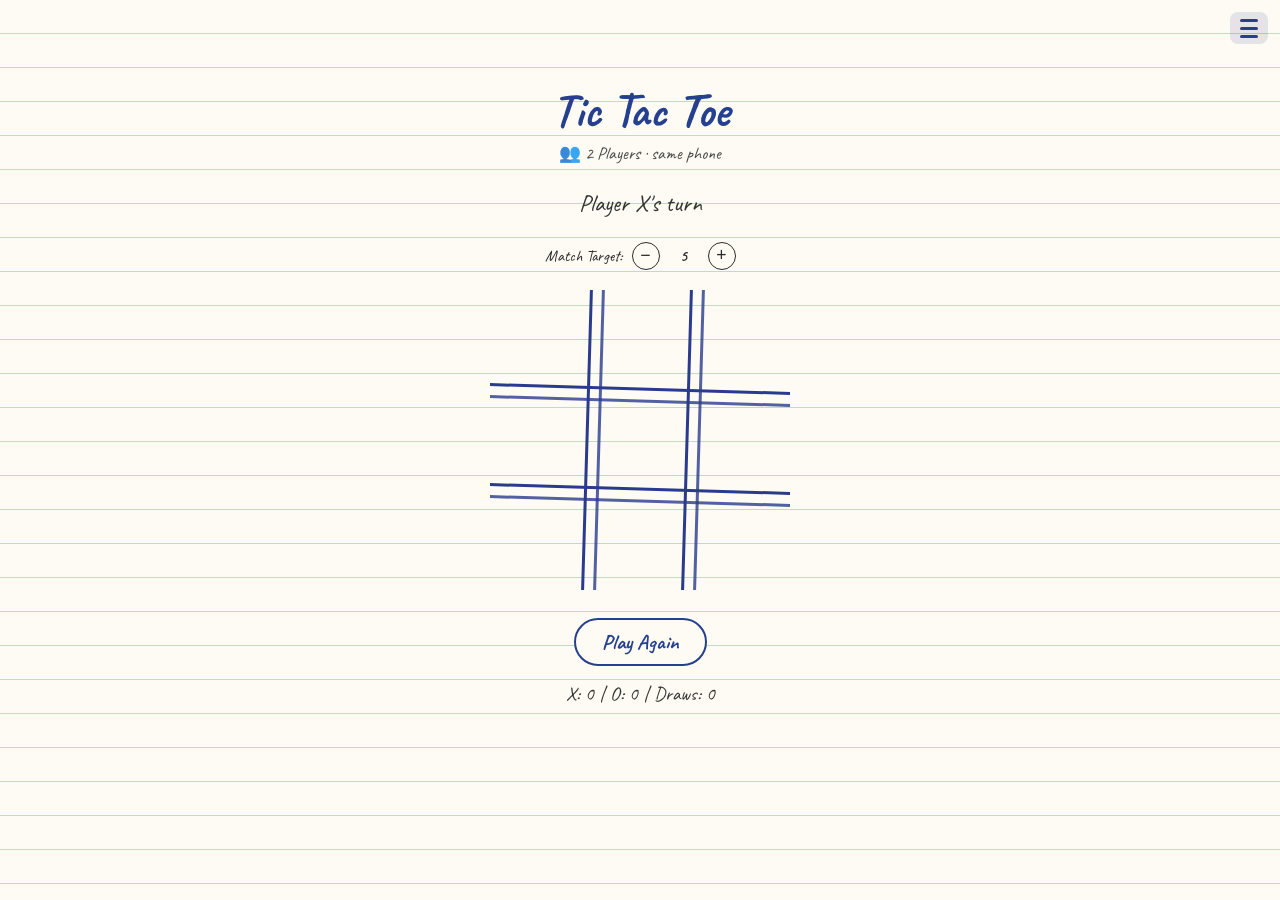
<file: tic-tac-toe.html>
<!DOCTYPE html>
<html lang="en">
<head>
    <meta charset="UTF-8">
    <meta name="viewport" content="width=device-width, initial-scale=1.0">
    <title>Tic Tac Toe - Daniel Oluwabiyi Oluwatunmise</title>
    <link rel="icon" href="favicon.svg" type="image/svg+xml">
    <link rel="preconnect" href="https://fonts.googleapis.com">
    <link rel="preconnect" href="https://fonts.gstatic.com" crossorigin>
    <link href="https://fonts.googleapis.com/css2?family=Bangers&family=Caveat:wght@600;700&display=swap" rel="stylesheet">
    <style>
        * {
            box-sizing: border-box;
        }

        html, body {
            margin: 0;
            min-height: 100vh;
        }

        body {
            padding: 48px 20px 40px 20px;
            transition: background 0.2s ease, color 0.2s ease;
        }

        .hidden {
            display: none !important;
        }

        /* ============ Shared layout (same across every theme) ============ */

        h1 {
            text-align: center;
            font-size: 3rem;
            margin-bottom: 0;
        }

        #status {
            text-align: center;
            font-size: 1.5rem;
            margin-bottom: 24px;
        }

        #board {
            position: relative;
            width: 300px;
            height: 300px;
            margin: 0 auto;
        }

        .theme-lines {
            display: none;
            position: absolute;
            top: 0;
            left: 0;
            width: 300px;
            height: 300px;
            z-index: 1;
            pointer-events: none;
        }

        .cell {
            position: absolute;
            width: 100px;
            height: 100px;
            display: flex;
            align-items: center;
            justify-content: center;
            font-size: 3.6rem;
            font-weight: 700;
            cursor: pointer;
            background: transparent;
            z-index: 2;
            transition: background 0.15s ease;
        }

        .cell[data-index="0"] { top: 0px;   left: 0px; }
        .cell[data-index="1"] { top: 0px;   left: 100px; }
        .cell[data-index="2"] { top: 0px;   left: 200px; }
        .cell[data-index="3"] { top: 100px; left: 0px; }
        .cell[data-index="4"] { top: 100px; left: 100px; }
        .cell[data-index="5"] { top: 100px; left: 200px; }
        .cell[data-index="6"] { top: 200px; left: 0px; }
        .cell[data-index="7"] { top: 200px; left: 100px; }
        .cell[data-index="8"] { top: 200px; left: 200px; }

        #reset-btn {
            display: block;
            margin: 28px auto 0;
            padding: 9px 26px;
            border-radius: 999px;
            font-size: 1.3rem;
            font-weight: 700;
            cursor: pointer;
        }

        #score {
            text-align: center;
            font-size: 1.2rem;
            margin-top: 16px;
        }

        #target-control {
            display: flex;
            align-items: center;
            justify-content: center;
            gap: 10px;
            font-size: 1rem;
            margin-bottom: 20px;
        }

        #target-control button {
            width: 28px;
            height: 28px;
            border-radius: 50%;
            border: 1.5px solid currentColor;
            background: transparent;
            color: inherit;
            font-size: 1.1rem;
            line-height: 1;
            cursor: pointer;
        }

        #target-value {
            min-width: 28px;
            text-align: center;
            font-weight: 700;
        }

        /* ============ Hamburger menu button (top right, all themes) ============ */

        #menu-btn {
            position: fixed;
            top: 12px;
            right: 12px;
            width: 38px;
            height: 32px;
            display: flex;
            flex-direction: column;
            align-items: center;
            justify-content: center;
            gap: 5px;
            border: none;
            border-radius: 8px;
            cursor: pointer;
            z-index: 25;
        }

        #menu-btn span {
            display: block;
            width: 18px;
            height: 3px;
            border-radius: 2px;
            background: currentColor;
        }

        #menu-panel {
            position: fixed;
            top: 50px;
            right: 12px;
            display: flex;
            flex-direction: column;
            gap: 4px;
            border-radius: 10px;
            padding: 8px;
            box-shadow: 0 8px 24px rgba(0, 0, 0, 0.25);
            z-index: 24;
            min-width: 190px;
        }

        .menu-item {
            text-align: left;
            padding: 9px 10px;
            border: none;
            border-radius: 6px;
            background: transparent;
            cursor: pointer;
            font-size: 1rem;
            color: inherit;
            font-family: inherit;
        }

        /* ============ Background picker gallery (full-screen "page") ============ */

        #bg-gallery {
            position: fixed;
            inset: 0;
            z-index: 30;
            padding: 24px 20px;
            overflow-y: auto;
            background: #fdfbf3;
            color: #2b2b2b;
        }

        #bg-gallery h2 {
            text-align: center;
            font-family: 'Caveat', cursive;
            font-size: 2.2rem;
            margin-bottom: 20px;
        }

        .bg-grid {
            display: grid;
            grid-template-columns: repeat(2, 1fr);
            gap: 16px;
            max-width: 380px;
            margin: 0 auto;
        }

        .bg-option {
            display: flex;
            flex-direction: column;
            align-items: center;
            gap: 8px;
            border: 2px solid #ddd;
            border-radius: 12px;
            padding: 10px;
            background: #fff;
            cursor: pointer;
        }

        .bg-option.selected {
            border-color: #24408e;
        }

        .bg-preview {
            width: 100%;
            height: 70px;
            border-radius: 8px;
        }

        .bg-preview-notebook {
            background-color: #fdfbf3;
            background-image: repeating-linear-gradient(to bottom, transparent 0px, transparent 9px, #c3d3ef 9px, #c3d3ef 10px);
            border: 1px solid #ccc;
        }

        .bg-preview-comic-hashtag {
            background: #150f1f;
            background-image: linear-gradient(135deg, #a855f7 40%, #22c55e 60%);
        }

        .bg-preview-classic-purple {
            background: #1e1730;
            border: 1px solid #3a2e52;
        }

        .bg-label {
            font-size: 0.9rem;
        }

        #bg-gallery-close {
            display: block;
            margin: 24px auto 0;
            padding: 8px 24px;
            border-radius: 999px;
            border: 2px solid #24408e;
            background: transparent;
            color: #24408e;
            font-size: 1.1rem;
            cursor: pointer;
        }

        /* ============================================================ */
        /* THEME: notebook (default) — paper background, blue pen lines */
        /* ============================================================ */

        body[data-bg-theme="notebook"] {
            background-color: #fdfbf3;
            background-image: repeating-linear-gradient(
                to bottom,
                transparent 0px,
                transparent 33px,
                #c3d3ef 33px,
                #c3d3ef 34px
            );
            color: #2b2b2b;
            font-family: 'Caveat', cursive;
        }

        body[data-bg-theme="notebook"] h1 { color: #24408e; }
        body[data-bg-theme="notebook"] #status { color: #333; }
        body[data-bg-theme="notebook"] .cell.x { color: #24408e; }
        body[data-bg-theme="notebook"] .cell.o { color: #a5322c; }
        body[data-bg-theme="notebook"] .cell.winner { background: rgba(36, 64, 142, 0.08); }
        body[data-bg-theme="notebook"] #reset-btn {
            background: #fdfbf3; color: #24408e; border: 2px solid #24408e; font-family: 'Caveat', cursive;
        }
        body[data-bg-theme="notebook"] #reset-btn:hover { background: #24408e; color: #fdfbf3; }
        body[data-bg-theme="notebook"] #score { color: #333; }
        body[data-bg-theme="notebook"] #menu-btn { background: rgba(36, 64, 142, 0.12); color: #24408e; }
        body[data-bg-theme="notebook"] #menu-panel { background: #fff; color: #222; }
        body[data-bg-theme="notebook"] .menu-item:hover { background: rgba(36, 64, 142, 0.08); }

        /* ============================================================ */
        /* THEME: comic-hashtag — dark bg, purple/green slanted lines   */
        /* ============================================================ */

        body[data-bg-theme="comic-hashtag"] {
            background: #150f1f;
            color: #f0ecf7;
            font-family: 'Bangers', cursive;
        }

        body[data-bg-theme="comic-hashtag"] h1 {
            color: #d8b4fe;
            text-shadow: 3px 3px 0 #22c55e, -1px -1px 0 #150f1f;
        }
        body[data-bg-theme="comic-hashtag"] #status { color: #86efac; }
        body[data-bg-theme="comic-hashtag"] .cell.x { color: #d8b4fe; }
        body[data-bg-theme="comic-hashtag"] .cell.o { color: #86efac; }
        body[data-bg-theme="comic-hashtag"] .cell.winner { background: rgba(168, 85, 247, 0.25); }
        body[data-bg-theme="comic-hashtag"] #reset-btn {
            background: #a855f7; color: #fff; border: 3px solid #22c55e; font-family: 'Bangers', cursive;
        }
        body[data-bg-theme="comic-hashtag"] #reset-btn:hover { background: #22c55e; }
        body[data-bg-theme="comic-hashtag"] #score { color: #b3a6c9; }
        body[data-bg-theme="comic-hashtag"] #menu-btn { background: rgba(255, 255, 255, 0.12); color: #d8b4fe; }
        body[data-bg-theme="comic-hashtag"] #menu-panel { background: #1e1730; color: #f0ecf7; }
        body[data-bg-theme="comic-hashtag"] .menu-item:hover { background: rgba(255, 255, 255, 0.08); }

        /* ============================================================ */
        /* THEME: classic-purple — dark bg, bordered box grid           */
        /* ============================================================ */

        body[data-bg-theme="classic-purple"] {
            background: #150f1f;
            color: #f0ecf7;
            font-family: -apple-system, "Segoe UI", Roboto, Helvetica, Arial, sans-serif;
        }

        body[data-bg-theme="classic-purple"] h1 { color: #f0ecf7; }
        body[data-bg-theme="classic-purple"] #status { color: #b3a6c9; }
        body[data-bg-theme="classic-purple"] .cell {
            background: #1e1730;
            border: 2px solid #3a2e52;
            border-radius: 8px;
        }
        body[data-bg-theme="classic-purple"] .cell:hover { background: #2a2140; }
        body[data-bg-theme="classic-purple"] .cell.x { color: #a855f7; }
        body[data-bg-theme="classic-purple"] .cell.o { color: #d8b4fe; }
        body[data-bg-theme="classic-purple"] .cell.winner { background: #a855f7; color: #fff; }
        body[data-bg-theme="classic-purple"] #reset-btn { background: #a855f7; color: #fff; border: none; }
        body[data-bg-theme="classic-purple"] #reset-btn:hover { background: #d8b4fe; color: #150f1f; }
        body[data-bg-theme="classic-purple"] #score { color: #b3a6c9; }
        body[data-bg-theme="classic-purple"] #menu-btn { background: rgba(255, 255, 255, 0.1); color: #f0ecf7; }
        body[data-bg-theme="classic-purple"] #menu-panel { background: #1e1730; color: #f0ecf7; }
        body[data-bg-theme="classic-purple"] .menu-item:hover { background: rgba(255, 255, 255, 0.08); }

        /* Which theme's line art shows */
        body[data-bg-theme="notebook"] .theme-lines-notebook { display: block; }
        body[data-bg-theme="comic-hashtag"] .theme-lines-comic { display: block; }
        /* classic-purple shows no line art — uses bordered cells instead */

        /* ============ Mode label + match info ============ */

        #mode-label {
            text-align: center;
            font-size: 1.1rem;
            margin: 2px 0 12px;
            opacity: 0.85;
        }

        #match-info {
            text-align: center;
            font-size: 0.95rem;
            margin: 0 0 18px;
            opacity: 0.85;
        }

        a.menu-item {
            display: block;
            text-decoration: none;
        }

        /* ============ Fire button (animated shimmer / loading-bar effect) ============ */

        :root {
            --fire-grad: linear-gradient(90deg, #c62828 0, #ff3d00 25%, #ff9100 50%, #ffd54a 75%, #c62828 100%);
        }

        .fire,
        #menu-panel .menu-item.fire:hover {
            position: relative;
            overflow: hidden;
            color: #fff;
            font-weight: 700;
            background-color: #ff5a00;
            background-image: var(--fire-grad);
            background-size: 200px 100%;
            background-repeat: repeat-x;
            text-shadow: 0 1px 3px rgba(0, 0, 0, 0.7);
            animation: fire-flow 1.6s linear infinite, fire-glow 0.9s ease-in-out infinite alternate;
        }

        .fire::after {
            content: '';
            position: absolute;
            top: 0;
            bottom: 0;
            left: 0;
            width: 45%;
            background: linear-gradient(100deg, transparent, rgba(255, 255, 255, 0.4), transparent);
            transform: translateX(-120%);
            animation: fire-sweep 1.7s ease-in-out infinite;
            pointer-events: none;
        }

        @keyframes fire-flow {
            from { background-position: 0 0; }
            to   { background-position: 200px 0; }
        }

        @keyframes fire-glow {
            from { box-shadow: 0 0 6px rgba(255, 90, 0, 0.5); }
            to   { box-shadow: 0 0 16px 3px rgba(255, 170, 0, 0.85); }
        }

        @keyframes fire-sweep {
            0%   { transform: translateX(-120%); }
            70%, 100% { transform: translateX(320%); }
        }

        @media (prefers-reduced-motion: reduce) {
            .fire, .fire::after { animation: none; }
        }

        /* ============ Full-screen panels (computer, history, tournament) ============ */

        .panel-page {
            position: fixed;
            inset: 0;
            z-index: 30;
            padding: 24px 18px 40px;
            overflow-y: auto;
            background: #0c0914;
            color: #f4f0fa;
            font-family: -apple-system, "Segoe UI", Roboto, Helvetica, Arial, sans-serif;
        }

        .panel-inner {
            max-width: 440px;
            margin: 0 auto;
        }

        .panel-page h2 {
            text-align: center;
            margin: 4px 0 6px;
            font-size: 1.7rem;
        }

        .panel-sub {
            text-align: center;
            opacity: 0.8;
            margin: 0 0 18px;
            font-size: 0.95rem;
            line-height: 1.4;
        }

        .panel-label {
            text-align: center;
            margin: 0 0 8px;
            font-size: 0.85rem;
            text-transform: uppercase;
            letter-spacing: 0.06em;
            opacity: 0.7;
        }

        .panel-page button {
            -webkit-tap-highlight-color: transparent;
        }

        .choice {
            display: flex;
            flex-direction: column;
            gap: 4px;
            width: 100%;
            text-align: left;
            padding: 14px 16px;
            margin-bottom: 12px;
            border: 2px solid #4b3a6b;
            border-radius: 12px;
            background: #1e1730;
            color: inherit;
            font: inherit;
            cursor: pointer;
        }

        .choice:hover,
        .choice:active {
            border-color: #a855f7;
        }

        .choice-title {
            font-size: 1.1rem;
            font-weight: 700;
        }

        .choice-desc {
            font-size: 0.9rem;
            opacity: 0.8;
            line-height: 1.35;
        }

        .chips {
            display: flex;
            gap: 8px;
            justify-content: center;
            margin-bottom: 18px;
            flex-wrap: wrap;
        }

        .chip {
            padding: 7px 14px;
            border-radius: 999px;
            border: 2px solid #4b3a6b;
            background: transparent;
            color: inherit;
            font: inherit;
            font-size: 0.95rem;
            cursor: pointer;
        }

        .chip.selected {
            background: #a855f7;
            border-color: #a855f7;
            color: #fff;
        }

        .panel-btn {
            display: block;
            margin: 16px auto 0;
            padding: 10px 26px;
            border-radius: 999px;
            border: 2px solid #a855f7;
            background: transparent;
            color: #e9d5ff;
            font: inherit;
            font-size: 1rem;
            cursor: pointer;
        }

        .panel-btn.primary {
            background: #a855f7;
            color: #fff;
        }

        .panel-btn.danger {
            border-color: #ef4444;
            color: #fca5a5;
        }

        .panel-btn.fire {
            border-color: transparent;
            color: #fff;
            font-size: 1.1rem;
            padding: 12px 32px;
            background-color: #ff5a00;
            background-image: var(--fire-grad);
            background-size: 200px 100%;
            background-repeat: repeat-x;
        }

        /* Tables + notes */

        .standings {
            width: 100%;
            border-collapse: collapse;
            font-size: 0.92rem;
            margin-bottom: 14px;
        }

        .standings th,
        .standings td {
            padding: 7px 4px;
            text-align: center;
            border-bottom: 1px solid #3a2e52;
        }

        .standings th:nth-child(2),
        .standings td:nth-child(2) {
            text-align: left;
        }

        .standings th {
            font-size: 0.78rem;
            text-transform: uppercase;
            letter-spacing: 0.05em;
            opacity: 0.7;
        }

        .standings tr.me {
            background: rgba(168, 85, 247, 0.2);
        }

        .note-box {
            border: 1px solid #4b3a6b;
            border-radius: 10px;
            padding: 10px 12px;
            margin-bottom: 14px;
            font-size: 0.92rem;
            line-height: 1.4;
            background: #1e1730;
        }

        .note-box strong {
            display: block;
            margin-bottom: 2px;
        }

        .banner {
            text-align: center;
            font-size: 1.15rem;
            font-weight: 700;
            padding: 14px 12px;
            margin-bottom: 14px;
            border-radius: 12px;
            background: linear-gradient(90deg, #7c2d12, #b45309);
        }

        /* Score history */

        .hist-list {
            list-style: none;
            margin: 0;
            padding: 0;
        }

        .hist-item {
            padding: 11px 2px;
            border-bottom: 1px solid #3a2e52;
        }

        .hist-top {
            display: flex;
            justify-content: space-between;
            align-items: center;
            gap: 8px;
        }

        .hist-title {
            font-weight: 700;
        }

        .hist-detail {
            font-size: 0.9rem;
            opacity: 0.85;
            margin-top: 2px;
            line-height: 1.35;
        }

        .hist-date {
            font-size: 0.78rem;
            opacity: 0.55;
            margin-top: 2px;
        }

        .badge {
            padding: 2px 9px;
            border-radius: 999px;
            font-size: 0.78rem;
            font-weight: 700;
            white-space: nowrap;
        }

        .badge-win  { background: #166534; color: #bbf7d0; }
        .badge-loss { background: #7f1d1d; color: #fecaca; }
        .badge-draw { background: #78350f; color: #fde68a; }
        .badge-info { background: #3b2a5a; color: #e9d5ff; }

        .empty-msg {
            text-align: center;
            opacity: 0.7;
            padding: 24px 0;
        }
    </style>
</head>
<body data-bg-theme="notebook">

    <button id="menu-btn" aria-label="Menu">
        <span></span><span></span><span></span>
    </button>

    <div id="menu-panel" class="hidden">
        <button class="menu-item" id="menu-change-bg">Change Background</button>
        <button class="menu-item" id="menu-vs-computer">🤖 Play vs Computer</button>
        <button class="menu-item" id="menu-two-player">👥 2 Players</button>
        <button class="menu-item" id="menu-score-history">📊 Score History</button>
        <button class="menu-item fire" id="menu-tournament">🔥 Tournament</button>
        <a class="menu-item" id="menu-home" href="index.html">🏠 Back to Portfolio</a>
    </div>

    <div id="bg-gallery" class="hidden">
        <h2>Choose Background</h2>
        <div class="bg-grid">
            <button class="bg-option" data-theme="notebook">
                <span class="bg-preview bg-preview-notebook"></span>
                <span class="bg-label">Notebook Pen</span>
            </button>
            <button class="bg-option" data-theme="comic-hashtag">
                <span class="bg-preview bg-preview-comic-hashtag"></span>
                <span class="bg-label">Comic Hashtag</span>
            </button>
            <button class="bg-option" data-theme="classic-purple">
                <span class="bg-preview bg-preview-classic-purple"></span>
                <span class="bg-label">Classic Purple</span>
            </button>
        </div>
        <button id="bg-gallery-close">Back to Game</button>
    </div>

    <div id="computer-panel" class="panel-page hidden">
        <div class="panel-inner">
            <h2>🤖 Play vs Computer</h2>
            <p class="panel-sub">You are X, the computer is O. Pick how tough it should be.</p>
            <button class="choice" data-level="easy">
                <span class="choice-title">😌 Easy</span>
                <span class="choice-desc">Plays at random. Good for warming up.</span>
            </button>
            <button class="choice" data-level="medium">
                <span class="choice-title">🙂 Medium</span>
                <span class="choice-desc">Takes a win when it sees one and blocks yours.</span>
            </button>
            <button class="choice" data-level="hard">
                <span class="choice-title">😈 Hard</span>
                <span class="choice-desc">Unbeatable. The best you can do is draw.</span>
            </button>
            <button class="panel-btn panel-close">Back to Game</button>
        </div>
    </div>

    <div id="history-panel" class="panel-page hidden">
        <div class="panel-inner">
            <h2>📊 Score History</h2>
            <p class="panel-sub" id="history-summary"></p>
            <ul class="hist-list" id="history-list"></ul>
            <button class="panel-btn danger" id="history-clear">Clear history</button>
            <button class="panel-btn panel-close">Back to Game</button>
        </div>
    </div>

    <div id="tournament-panel" class="panel-page hidden">
        <div class="panel-inner">
            <div id="tournament-body"></div>
            <button class="panel-btn panel-close">Back to Game</button>
        </div>
    </div>

    <h1>Tic Tac Toe</h1>
    <p id="mode-label"></p>
    <p id="status">Player X's turn</p>

    <div id="target-control">
        <span>Match Target:</span>
        <button id="target-minus" aria-label="Decrease target">−</button>
        <span id="target-value">5</span>
        <button id="target-plus" aria-label="Increase target">+</button>
    </div>
    <p id="match-info" class="hidden"></p>

    <div id="board">
        <svg class="theme-lines theme-lines-notebook" viewBox="0 0 300 300" xmlns="http://www.w3.org/2000/svg" fill="none">
            <line x1="92" y1="320" x2="102" y2="-20" stroke="#2a3b8f" stroke-width="3" stroke-linecap="round"/>
            <line x1="104" y1="320" x2="114" y2="-20" stroke="#2a3b8f" stroke-width="3" stroke-linecap="round" opacity="0.8"/>
            <line x1="192" y1="320" x2="202" y2="-20" stroke="#2a3b8f" stroke-width="3" stroke-linecap="round"/>
            <line x1="204" y1="320" x2="214" y2="-20" stroke="#2a3b8f" stroke-width="3" stroke-linecap="round" opacity="0.8"/>
            <line x1="-20" y1="94" x2="320" y2="104" stroke="#2a3b8f" stroke-width="3" stroke-linecap="round"/>
            <line x1="-20" y1="106" x2="320" y2="116" stroke="#2a3b8f" stroke-width="3" stroke-linecap="round" opacity="0.8"/>
            <line x1="-20" y1="194" x2="320" y2="204" stroke="#2a3b8f" stroke-width="3" stroke-linecap="round"/>
            <line x1="-20" y1="206" x2="320" y2="216" stroke="#2a3b8f" stroke-width="3" stroke-linecap="round" opacity="0.8"/>
        </svg>

        <svg class="theme-lines theme-lines-comic" viewBox="0 0 300 300" xmlns="http://www.w3.org/2000/svg">
            <line x1="90" y1="320" x2="104" y2="-20" stroke="#a855f7" stroke-width="6" stroke-linecap="round"/>
            <line x1="102" y1="320" x2="116" y2="-20" stroke="#d8b4fe" stroke-width="4" stroke-linecap="round"/>
            <line x1="190" y1="320" x2="204" y2="-20" stroke="#a855f7" stroke-width="6" stroke-linecap="round"/>
            <line x1="202" y1="320" x2="216" y2="-20" stroke="#d8b4fe" stroke-width="4" stroke-linecap="round"/>
            <line x1="-20" y1="92" x2="320" y2="104" stroke="#22c55e" stroke-width="6" stroke-linecap="round"/>
            <line x1="-20" y1="102" x2="320" y2="114" stroke="#86efac" stroke-width="4" stroke-linecap="round"/>
            <line x1="-20" y1="192" x2="320" y2="204" stroke="#22c55e" stroke-width="6" stroke-linecap="round"/>
            <line x1="-20" y1="202" x2="320" y2="214" stroke="#86efac" stroke-width="4" stroke-linecap="round"/>
        </svg>

        <div class="cell" data-index="0"></div>
        <div class="cell" data-index="1"></div>
        <div class="cell" data-index="2"></div>
        <div class="cell" data-index="3"></div>
        <div class="cell" data-index="4"></div>
        <div class="cell" data-index="5"></div>
        <div class="cell" data-index="6"></div>
        <div class="cell" data-index="7"></div>
        <div class="cell" data-index="8"></div>
    </div>

    <button id="reset-btn">Play Again</button>

    <p id="score">X: 0 | O: 0 | Draws: 0</p>

    <script>
        // =====================================================================
        //  Tic Tac Toe — game, computer opponent, score history, tournaments
        // =====================================================================

        // ---------- small helpers ----------

        const store = {
            get: function (key, fallback) {
                try {
                    const raw = localStorage.getItem(key);
                    return raw === null ? fallback : JSON.parse(raw);
                } catch (e) {
                    return fallback;
                }
            },
            set: function (key, value) {
                try { localStorage.setItem(key, JSON.stringify(value)); } catch (e) { /* storage unavailable */ }
            },
            remove: function (key) {
                try { localStorage.removeItem(key); } catch (e) { /* storage unavailable */ }
            }
        };

        function el(tag, props, children) {
            const node = document.createElement(tag);
            if (props) {
                Object.keys(props).forEach(function (k) {
                    if (k === 'class') node.className = props[k];
                    else if (k === 'text') node.textContent = props[k];
                    else if (k.slice(0, 2) === 'on') node.addEventListener(k.slice(2), props[k]);
                    else node.setAttribute(k, props[k]);
                });
            }
            (children || []).forEach(function (c) {
                if (c) node.appendChild(typeof c === 'string' ? document.createTextNode(c) : c);
            });
            return node;
        }

        function randomOf(list) {
            return list[Math.floor(Math.random() * list.length)];
        }

        function other(p) {
            return p === 'X' ? 'O' : 'X';
        }

        function ordinal(n) {
            const s = ['th', 'st', 'nd', 'rd'];
            const v = n % 100;
            return n + (s[(v - 20) % 10] || s[v] || s[0]);
        }

        // ---------- page elements ----------

        const menuBtn = document.getElementById('menu-btn');
        const menuPanel = document.getElementById('menu-panel');
        const bgGallery = document.getElementById('bg-gallery');
        const bgGalleryClose = document.getElementById('bg-gallery-close');
        const bgOptions = document.querySelectorAll('.bg-option');
        const computerPanel = document.getElementById('computer-panel');
        const historyPanel = document.getElementById('history-panel');
        const historyList = document.getElementById('history-list');
        const historySummary = document.getElementById('history-summary');
        const tournamentPanel = document.getElementById('tournament-panel');
        const tournamentBody = document.getElementById('tournament-body');
        const allPanels = [bgGallery, computerPanel, historyPanel, tournamentPanel];

        const cells = document.querySelectorAll('.cell');
        const statusEl = document.getElementById('status');
        const scoreEl = document.getElementById('score');
        const resetBtn = document.getElementById('reset-btn');
        const modeLabel = document.getElementById('mode-label');
        const matchInfo = document.getElementById('match-info');
        const targetControl = document.getElementById('target-control');
        const targetValueEl = document.getElementById('target-value');
        const targetMinusBtn = document.getElementById('target-minus');
        const targetPlusBtn = document.getElementById('target-plus');

        // ---------- menu, panels and background themes ----------

        function openMenu() { menuPanel.classList.remove('hidden'); }
        function closeMenu() { menuPanel.classList.add('hidden'); }

        function openPanel(panel) {
            closeMenu();
            allPanels.forEach(function (p) { p.classList.add('hidden'); });
            panel.classList.remove('hidden');
            panel.scrollTop = 0;
        }

        function closePanels() {
            allPanels.forEach(function (p) { p.classList.add('hidden'); });
        }

        function applyTheme(theme) {
            document.body.setAttribute('data-bg-theme', theme);
            try { localStorage.setItem('ttt-theme', theme); } catch (e) { /* ignore */ }
        }

        function markSelectedTheme() {
            const current = document.body.getAttribute('data-bg-theme');
            bgOptions.forEach(function (opt) {
                opt.classList.toggle('selected', opt.dataset.theme === current);
            });
        }

        (function restoreTheme() {
            let saved = 'notebook';
            try { saved = localStorage.getItem('ttt-theme') || 'notebook'; } catch (e) { /* ignore */ }
            applyTheme(saved);
        })();

        menuBtn.addEventListener('click', function (e) {
            e.stopPropagation();
            if (menuPanel.classList.contains('hidden')) openMenu();
            else closeMenu();
        });

        document.addEventListener('click', function (e) {
            if (!menuPanel.classList.contains('hidden') &&
                !menuPanel.contains(e.target) &&
                e.target !== menuBtn) {
                closeMenu();
            }
        });

        document.getElementById('menu-change-bg').addEventListener('click', function () {
            markSelectedTheme();
            openPanel(bgGallery);
        });

        bgOptions.forEach(function (opt) {
            opt.addEventListener('click', function () {
                applyTheme(opt.dataset.theme);
                markSelectedTheme();
                closePanels();
            });
        });

        bgGalleryClose.addEventListener('click', closePanels);

        document.querySelectorAll('.panel-close').forEach(function (btn) {
            btn.addEventListener('click', closePanels);
        });

        // ---------- game constants ----------

        const MIN_TARGET = 1;
        const MAX_TARGET = 200;
        const WIN_POINTS = 5;    // league points for winning a round
        const DRAW_POINTS = 2;   // league points each side gets for a drawn round

        const winningLines = [
            [0, 1, 2], [3, 4, 5], [6, 7, 8],
            [0, 3, 6], [1, 4, 7], [2, 5, 8],
            [0, 4, 8], [2, 4, 6]
        ];

        const LEVELS = {
            easy:   { icon: '😌', label: 'Easy' },
            medium: { icon: '🙂', label: 'Medium' },
            hard:   { icon: '😈', label: 'Hard' }
        };

        const FORMATS = {
            1: {
                name: '1 vs 2', target: 5, bots: 2,
                title: '1 vs 2 Players',
                desc: 'You against 2 bots. Everyone plays everyone. First to 5 round wins takes a match.'
            },
            2: {
                name: '1 vs 4', target: 8, bots: 4,
                title: '1 vs 4 Players',
                desc: 'You against 4 bots. Everyone plays everyone. First to 8 round wins takes a match.'
            },
            3: {
                name: 'Team League', target: 10, bots: 8,
                title: '2-Player Team League',
                desc: 'Two players share this phone as one team. Each plays 8 different bots, first to 10 round wins per match. The team with the most points wins.'
            }
        };

        const BOT_NAMES = ['Rex', 'Nova', 'Blaze', 'Echo', 'Zed', 'Pixel', 'Turbo', 'Vega'];

        // ---------- board logic ----------

        function checkWinner(b) {
            for (let i = 0; i < winningLines.length; i++) {
                const line = winningLines[i];
                const a = line[0], m = line[1], c = line[2];
                if (b[a] && b[a] === b[m] && b[a] === b[c]) {
                    return { winner: b[a], line: line };
                }
            }
            if (b.every(function (v) { return v !== null; })) {
                return { winner: 'draw', line: [] };
            }
            return null;
        }

        function emptyCells(b) {
            const out = [];
            for (let i = 0; i < 9; i++) if (b[i] === null) out.push(i);
            return out;
        }

        // ---------- computer opponent ----------

        function findWinningMove(b, p) {
            const empties = emptyCells(b);
            for (let k = 0; k < empties.length; k++) {
                const i = empties[k];
                b[i] = p;
                const r = checkWinner(b);
                b[i] = null;
                if (r && r.winner === p) return i;
            }
            return null;
        }

        const minimaxMemo = {};

        // Score of the position for player `me`, with `turn` to move. Faster wins score higher.
        function minimaxScore(b, turn, me) {
            const r = checkWinner(b);
            const filled = 9 - emptyCells(b).length;
            if (r) {
                if (r.winner === 'draw') return 0;
                return r.winner === me ? 10 - filled : filled - 10;
            }
            const key = b.map(function (v) { return v || '-'; }).join('') + turn + me;
            if (minimaxMemo[key] !== undefined) return minimaxMemo[key];
            const next = other(turn);
            let best = turn === me ? -Infinity : Infinity;
            for (let i = 0; i < 9; i++) {
                if (b[i] !== null) continue;
                b[i] = turn;
                const s = minimaxScore(b, next, me);
                b[i] = null;
                best = turn === me ? Math.max(best, s) : Math.min(best, s);
            }
            minimaxMemo[key] = best;
            return best;
        }

        function bestMinimaxMove(b, me) {
            const opp = other(me);
            let bestScore = -Infinity;
            let moves = [];
            emptyCells(b).forEach(function (i) {
                b[i] = me;
                const s = minimaxScore(b, opp, me);
                b[i] = null;
                if (s > bestScore) { bestScore = s; moves = [i]; }
                else if (s === bestScore) moves.push(i);
            });
            return randomOf(moves);
        }

        // level: 'easy' = random, 'medium' = wins/blocks/takes centre, 'hard' = unbeatable (minimax)
        function aiPick(b, me, level) {
            const empties = emptyCells(b);
            if (level === 'easy') return randomOf(empties);

            if (level === 'medium') {
                let m = findWinningMove(b, me);
                if (m !== null) return m;
                m = findWinningMove(b, other(me));
                if (m !== null) return m;
                if (b[4] === null) return 4;
                const corners = [0, 2, 6, 8].filter(function (i) { return b[i] === null; });
                if (corners.length && Math.random() < 0.5) return randomOf(corners);
                return randomOf(empties);
            }

            return bestMinimaxMove(b, me);
        }

        // ---------- game state ----------

        let matchTarget = 5;           // the target you set with the − / + buttons
        let mode = 'free';             // 'free' (2 players) | 'computer' | 'tournament'
        let players = { X: 'Player X', O: 'Player O' };
        let scoreNames = { X: 'X', O: 'O' };
        let aiLevel = 'medium';        // strength of the computer / current tournament bot
        let maxRounds = Infinity;      // safety cap for tournament matches
        let aiDelay = 450;             // thinking time (ms) before the computer moves

        let board = Array(9).fill(null);
        let currentPlayer = 'X';
        let roundStarter = 'X';
        let gameActive = true;
        let thinking = false;
        let aiTimer = null;
        let roundsPlayed = 0;
        let matchOver = false;
        let scores = { X: 0, O: 0, draws: 0 };

        let T = store.get('ttt-tournament', null);   // current / last tournament
        if (T && (!T.participants || !T.fixtures)) T = null;

        function effectiveTarget() {
            return (mode === 'tournament' && T) ? T.target : matchTarget;
        }

        function isAI(p) {
            return (mode === 'computer' || mode === 'tournament') && p === 'O';
        }

        function isYou(p) {
            return players[p] === 'You';
        }

        function cancelAI() {
            clearTimeout(aiTimer);
            thinking = false;
        }

        // ---------- display ----------

        function updateStatus(text) {
            statusEl.textContent = text;
        }

        function updateTurnStatus() {
            if (!gameActive) return;
            if (isAI(currentPlayer)) {
                updateStatus(players.O + ' is thinking…');
            } else if (isYou(currentPlayer)) {
                updateStatus('Your turn');
            } else {
                updateStatus(players[currentPlayer] + "'s turn");
            }
        }

        function updateScoreDisplay() {
            scoreEl.textContent = scoreNames.X + ': ' + scores.X + ' | ' + scoreNames.O + ': ' + scores.O + ' | Draws: ' + scores.draws;
        }

        function updateTargetDisplay() {
            targetValueEl.textContent = matchTarget;
        }

        function humanProgress(t) {
            const hf = t.fixtures.filter(function (fx) {
                return partOf(t, fx.a).human || partOf(t, fx.b).human;
            });
            return { done: hf.filter(function (fx) { return fx.done; }).length, total: hf.length };
        }

        function updateModeUI() {
            const inT = mode === 'tournament' && !!T;
            targetControl.classList.toggle('hidden', inT);
            matchInfo.classList.toggle('hidden', !inT);

            if (mode === 'free') {
                modeLabel.textContent = '👥 2 Players · same phone';
            } else if (mode === 'computer') {
                modeLabel.textContent = '🤖 vs Computer · ' + LEVELS[aiLevel].icon + ' ' + LEVELS[aiLevel].label;
            } else if (inT) {
                modeLabel.textContent = '🔥 ' + FORMATS[T.format].name + ' · ' + players.X + ' vs ' + players.O;
                const p = humanProgress(T);
                const matchNo = Math.min(p.done + (matchOver ? 0 : 1), p.total);
                const roundNo = matchOver ? roundsPlayed : Math.min(roundsPlayed + 1, maxRounds);
                matchInfo.textContent = 'Match ' + matchNo + ' of ' + p.total + ' · first to ' + T.target +
                    ' · round ' + roundNo + ' of max ' + maxRounds;
            }
        }

        function refreshUI() {
            updateModeUI();
            updateScoreDisplay();
        }

        // ---------- playing a round ----------

        function clearBoardDisplay() {
            cells.forEach(function (cell) {
                cell.textContent = '';
                cell.classList.remove('x', 'o', 'winner');
            });
        }

        function maybeComputerMove() {
            if (!gameActive || !isAI(currentPlayer)) return;
            thinking = true;
            updateStatus(players.O + ' is thinking…');
            clearTimeout(aiTimer);
            aiTimer = setTimeout(function () {
                thinking = false;
                if (!gameActive || !isAI(currentPlayer)) return;
                placeMove(aiPick(board, 'O', aiLevel));
            }, aiDelay === 0 ? 0 : aiDelay + Math.random() * 350);
        }

        function placeMove(index) {
            const p = currentPlayer;
            board[index] = p;
            cells[index].textContent = p;
            cells[index].classList.add(p.toLowerCase());

            const result = checkWinner(board);
            if (result) {
                endRound(result);
                return;
            }

            currentPlayer = other(p);
            updateTurnStatus();
            maybeComputerMove();
        }

        function endRound(result) {
            gameActive = false;
            roundsPlayed++;
            let msg;

            if (result.winner === 'draw') {
                scores.draws++;
                msg = "It's a draw!";
            } else {
                scores[result.winner]++;
                result.line.forEach(function (i) { cells[i].classList.add('winner'); });
                msg = isYou(result.winner) ? 'You win the round!' : players[result.winner] + ' wins the round!';
            }

            if (mode !== 'free') roundStarter = other(roundStarter);   // take turns going first

            const target = effectiveTarget();
            let ended = false;
            let matchWinner = null;

            if (result.winner !== 'draw' && scores[result.winner] >= target) {
                ended = true;
                matchWinner = result.winner;
            } else if (mode === 'tournament' && roundsPlayed >= maxRounds) {
                ended = true;
                matchWinner = scores.X > scores.O ? 'X' : (scores.O > scores.X ? 'O' : null);
            }

            if (!ended) {
                updateStatus(msg);
                refreshUI();
                return;
            }

            matchOver = true;
            resetBtn.textContent = mode === 'tournament' ? 'Continue' : 'New Match';

            if (matchWinner) {
                updateStatus('🏆 ' + (isYou(matchWinner) ? 'You win' : (mode === 'free' ? 'Player ' + matchWinner : players[matchWinner]) + ' wins') + ' the match!');
            } else {
                updateStatus('🤝 The match is drawn!');
            }

            if (mode === 'tournament') finishTournamentMatch();
            else recordMatch(matchWinner);

            refreshUI();
        }

        function handleCellClick(e) {
            const index = Number(e.currentTarget.dataset.index);
            if (!gameActive || thinking || board[index] || isAI(currentPlayer)) return;
            placeMove(index);
        }

        function resetBoard() {
            cancelAI();
            if (matchOver) {
                scores = { X: 0, O: 0, draws: 0 };
                roundsPlayed = 0;
                matchOver = false;
                roundStarter = 'X';
                resetBtn.textContent = 'Play Again';
            }
            board = Array(9).fill(null);
            gameActive = true;
            currentPlayer = roundStarter;
            clearBoardDisplay();
            refreshUI();
            updateTurnStatus();
            maybeComputerMove();
        }

        function freshMatch() {
            cancelAI();
            scores = { X: 0, O: 0, draws: 0 };
            roundsPlayed = 0;
            matchOver = false;
            roundStarter = 'X';
            resetBtn.textContent = 'Play Again';
            board = Array(9).fill(null);
            gameActive = true;
            currentPlayer = 'X';
            clearBoardDisplay();
            refreshUI();
            updateTurnStatus();
        }

        // Start a new match in a given mode. Returns false if the player cancels.
        function beginMatch(cfg) {
            const losingProgress = mode === 'tournament' && !matchOver &&
                (roundsPlayed > 0 || board.some(function (v) { return v !== null; }));
            if (losingProgress && !window.confirm('Leave this tournament match? Your progress in this match will be lost (the tournament standings are kept).')) {
                return false;
            }
            mode = cfg.mode;
            players = cfg.players;
            scoreNames = cfg.scoreNames;
            if (cfg.level) aiLevel = cfg.level;
            maxRounds = cfg.maxRounds || Infinity;
            closePanels();
            freshMatch();
            return true;
        }

        cells.forEach(function (cell) {
            cell.addEventListener('click', handleCellClick);
        });

        resetBtn.addEventListener('click', function () {
            if (mode === 'tournament' && matchOver) {
                openTournamentPanel('hub');
                return;
            }
            resetBoard();
        });

        targetMinusBtn.addEventListener('click', function () {
            matchTarget = Math.max(MIN_TARGET, matchTarget - 1);
            updateTargetDisplay();
        });

        targetPlusBtn.addEventListener('click', function () {
            matchTarget = Math.min(MAX_TARGET, matchTarget + 1);
            updateTargetDisplay();
        });

        // ---------- score history (saved on this device) ----------

        function loadHistory() {
            const list = store.get('ttt-history', []);
            return Array.isArray(list) ? list : [];
        }

        function addHistory(entry) {
            const list = loadHistory();
            entry.t = Date.now();
            list.unshift(entry);
            store.set('ttt-history', list.slice(0, 100));
        }

        function recordMatch(winner) {
            const target = effectiveTarget();
            if (mode === 'computer') {
                addHistory({
                    kind: 'computer',
                    title: 'vs Computer (' + LEVELS[aiLevel].label + ')',
                    detail: 'First to ' + target + ' · You ' + scores.X + ' – ' + scores.O + ' Computer · ' + scores.draws + ' draw(s)',
                    outcome: winner === 'X' ? 'win' : 'loss',
                    outcomeText: winner === 'X' ? 'You won' : 'Computer won'
                });
            } else {
                addHistory({
                    kind: 'free',
                    title: '2 Players',
                    detail: 'First to ' + target + ' · X ' + scores.X + ' – ' + scores.O + ' O · ' + scores.draws + ' draw(s)',
                    outcome: 'info',
                    outcomeText: winner ? 'Player ' + winner + ' won' : 'Drawn'
                });
            }
        }

        function formatDate(ms) {
            try {
                return new Date(ms).toLocaleString(undefined, { day: 'numeric', month: 'short', hour: '2-digit', minute: '2-digit' });
            } catch (e) {
                return '';
            }
        }

        function renderHistory() {
            const list = loadHistory();
            historyList.textContent = '';

            let wins = 0, losses = 0, draws = 0;
            list.forEach(function (e) {
                if (e.outcome === 'win') wins++;
                else if (e.outcome === 'loss') losses++;
                else if (e.outcome === 'draw') draws++;
            });

            if (!list.length) {
                historySummary.textContent = 'Finished matches on this phone show up here.';
                historyList.appendChild(el('li', { class: 'empty-msg', text: 'No matches yet. Finish a match and it will be saved here.' }));
                return;
            }

            historySummary.textContent = list.length + ' saved · vs computer & tournaments: ' +
                wins + ' won, ' + losses + ' lost, ' + draws + ' drawn';

            list.forEach(function (e) {
                historyList.appendChild(el('li', { class: 'hist-item' }, [
                    el('div', { class: 'hist-top' }, [
                        el('span', { class: 'hist-title', text: e.title }),
                        el('span', { class: 'badge badge-' + e.outcome, text: e.outcomeText })
                    ]),
                    el('div', { class: 'hist-detail', text: e.detail }),
                    el('div', { class: 'hist-date', text: formatDate(e.t) })
                ]));
            });
        }

        document.getElementById('history-clear').addEventListener('click', function () {
            if (window.confirm('Delete all saved score history on this phone?')) {
                store.remove('ttt-history');
                renderHistory();
            }
        });

        // ---------- tournaments (offline, against computer bots) ----------

        function partOf(t, id) {
            for (let i = 0; i < t.participants.length; i++) {
                if (t.participants[i].id === id) return t.participants[i];
            }
            return null;
        }

        function makeParticipant(id, name, human, team, level) {
            return { id: id, name: name, human: human, team: team, level: level || null,
                     pts: 0, played: 0, won: 0, drawn: 0, lost: 0 };
        }

        function makeFixture(a, b) {
            return { a: a, b: b, done: false, winner: null, sa: 0, sb: 0, d: 0 };
        }

        // How strong each bot is, based on the level chosen for the tournament.
        function botLevelFor(i, chosen) {
            if (chosen === 'hard') return i % 2 === 0 ? 'hard' : 'medium';
            if (chosen === 'medium') return i % 2 === 0 ? 'medium' : 'easy';
            return 'easy';
        }

        function simulateRound(levelX, levelO, starter) {
            const b = Array(9).fill(null);
            let turn = starter;
            while (true) {
                const i = aiPick(b, turn, turn === 'X' ? levelX : levelO);
                b[i] = turn;
                const r = checkWinner(b);
                if (r) return r.winner;
                turn = other(turn);
            }
        }

        // Bot-vs-bot matches are played instantly in the background.
        function simulateMatch(levelA, levelB, target) {
            let a = 0, b = 0, d = 0, rounds = 0, starter = 'X';
            const cap = target * 2;
            while (rounds < cap && a < target && b < target) {
                const w = simulateRound(levelA, levelB, starter);
                rounds++;
                if (w === 'X') a++;
                else if (w === 'O') b++;
                else d++;
                starter = other(starter);
            }
            return { a: a, b: b, d: d };
        }

        function applyResult(t, fx, sa, sb, d) {
            const A = partOf(t, fx.a);
            const B = partOf(t, fx.b);
            A.pts += sa * WIN_POINTS + d * DRAW_POINTS;
            B.pts += sb * WIN_POINTS + d * DRAW_POINTS;
            A.played++;
            B.played++;
            if (sa > sb) { A.won++; B.lost++; fx.winner = fx.a; }
            else if (sb > sa) { B.won++; A.lost++; fx.winner = fx.b; }
            else { A.drawn++; B.drawn++; fx.winner = null; }
            fx.done = true;
            fx.sa = sa;
            fx.sb = sb;
            fx.d = d;
        }

        function createTournament(format, level) {
            const f = FORMATS[format];
            const parts = [];
            if (format === 3) {
                parts.push(makeParticipant('p1', 'Player 1', true, 'H'));
                parts.push(makeParticipant('p2', 'Player 2', true, 'H'));
            } else {
                parts.push(makeParticipant('p1', 'You', true, 'H'));
            }
            for (let i = 0; i < f.bots; i++) {
                parts.push(makeParticipant('b' + i, BOT_NAMES[i], false, 'B', botLevelFor(i, level)));
            }

            const fixtures = [];
            if (format === 3) {
                for (let i = 0; i < f.bots; i++) {
                    fixtures.push(makeFixture('p1', 'b' + i));
                    fixtures.push(makeFixture('p2', 'b' + i));
                }
            } else {
                for (let i = 0; i < parts.length; i++) {
                    for (let j = i + 1; j < parts.length; j++) {
                        fixtures.push(makeFixture(parts[i].id, parts[j].id));
                    }
                }
            }

            const t = {
                format: format, level: level, target: f.target,
                participants: parts, fixtures: fixtures,
                current: null, finished: false, lastNote: '', summary: null
            };

            t.fixtures.forEach(function (fx) {
                const a = partOf(t, fx.a);
                const b = partOf(t, fx.b);
                if (!a.human && !b.human) {
                    const r = simulateMatch(a.level, b.level, t.target);
                    applyResult(t, fx, r.a, r.b, r.d);
                }
            });
            return t;
        }

        // Ranking: most points first; ties broken by total matches won.
        function sortedParts(t) {
            return t.participants.slice().sort(function (x, y) {
                return (y.pts - x.pts) || (y.won - x.won);
            });
        }

        function teamTotals(t) {
            const tot = { H: { pts: 0, won: 0 }, B: { pts: 0, won: 0 } };
            t.participants.forEach(function (p) {
                tot[p.team].pts += p.pts;
                tot[p.team].won += p.won;
            });
            return tot;
        }

        function finalizeTournament() {
            T.finished = true;
            let outcome, text;

            if (T.format === 3) {
                const tt = teamTotals(T);
                if (tt.H.pts > tt.B.pts || (tt.H.pts === tt.B.pts && tt.H.won > tt.B.won)) {
                    outcome = 'win';
                    text = '🏆 Your team wins! ' + tt.H.pts + ' pts vs the bots’ ' + tt.B.pts + ' pts';
                } else if (tt.H.pts === tt.B.pts && tt.H.won === tt.B.won) {
                    outcome = 'draw';
                    text = '🤝 The league is a tie: ' + tt.H.pts + ' pts each, ' + tt.H.won + ' match wins each';
                } else {
                    outcome = 'loss';
                    text = 'The bots win the league, ' + tt.B.pts + ' pts to your team’s ' + tt.H.pts;
                }
            } else {
                const ranked = sortedParts(T);
                let rank = 1;
                for (let i = 0; i < ranked.length; i++) {
                    if (ranked[i].human) { rank = i + 1; break; }
                }
                const me = partOf(T, 'p1');
                if (rank === 1) {
                    outcome = 'win';
                    text = '🏆 You won the tournament with ' + me.pts + ' pts!';
                } else {
                    outcome = 'loss';
                    text = 'You finished ' + ordinal(rank) + ' of ' + ranked.length + ' with ' + me.pts + ' pts';
                }
            }

            T.summary = { outcome: outcome, text: text };
            addHistory({
                kind: 'tournament',
                title: 'Tournament · ' + FORMATS[T.format].name,
                detail: text + ' · bots: ' + LEVELS[T.level].label,
                outcome: outcome,
                outcomeText: outcome === 'win' ? 'Won' : (outcome === 'loss' ? 'Lost' : 'Drawn')
            });
        }

        // Called when a tournament match you are playing on the board is over.
        function finishTournamentMatch() {
            if (!T || T.current === null || T.current === undefined) return;
            const fx = T.fixtures[T.current];
            const a = partOf(T, fx.a);
            const b = partOf(T, fx.b);
            const ptsA = scores.X * WIN_POINTS + scores.draws * DRAW_POINTS;
            const ptsB = scores.O * WIN_POINTS + scores.draws * DRAW_POINTS;

            applyResult(T, fx, scores.X, scores.O, scores.draws);
            T.lastNote = a.name + ' ' + scores.X + ' – ' + scores.O + ' ' + b.name +
                ' (' + scores.draws + ' draw' + (scores.draws === 1 ? '' : 's') + ') · ' +
                a.name + ' +' + ptsA + ' pts, ' + b.name + ' +' + ptsB + ' pts';
            T.current = null;

            if (T.fixtures.every(function (f) { return f.done; })) {
                finalizeTournament();
                resetBtn.textContent = 'See Results';
            }
            store.set('ttt-tournament', T);

            setTimeout(function () {
                if (mode === 'tournament' && matchOver) openTournamentPanel('hub');
            }, 1700);
        }

        // Leave tournament play and return to the plain 2-player board (nothing left to lose).
        function backToFreeMode() {
            matchOver = true;
            beginMatch({
                mode: 'free',
                players: { X: 'Player X', O: 'Player O' },
                scoreNames: { X: 'X', O: 'O' }
            });
        }

        function startTournament(format, level) {
            if (T && !T.finished &&
                !window.confirm('Start a new tournament? Your current one (still unfinished) will be lost.')) {
                return;
            }
            T = createTournament(format, level);
            store.set('ttt-tournament', T);
            if (mode === 'tournament') backToFreeMode();
            renderTournament('hub');
            openPanel(tournamentPanel);
        }

        function playNextMatch() {
            if (!T) return;
            let idx = -1;
            for (let i = 0; i < T.fixtures.length; i++) {
                if (!T.fixtures[i].done) { idx = i; break; }
            }
            if (idx < 0) return;

            const fx = T.fixtures[idx];
            const human = partOf(T, fx.a);
            const bot = partOf(T, fx.b);
            const previous = T.current;
            T.current = idx;

            const started = beginMatch({
                mode: 'tournament',
                level: bot.level,
                players: { X: human.name, O: bot.name },
                scoreNames: { X: human.name, O: bot.name },
                maxRounds: T.target * 2
            });
            if (!started) T.current = previous;
        }

        function abandonTournament() {
            if (!window.confirm('Abandon this tournament? Its standings will be deleted.')) return;
            T = null;
            store.remove('ttt-tournament');
            if (mode === 'tournament') backToFreeMode();
            renderTournament('setup');
            openPanel(tournamentPanel);
        }

        // --- tournament screens ---

        let setupLevel = 'medium';

        function standingsTable(t) {
            const table = el('table', { class: 'standings' });
            table.appendChild(el('tr', {}, [
                el('th', { text: '#' }), el('th', { text: 'Name' }), el('th', { text: 'P' }),
                el('th', { text: 'W' }), el('th', { text: 'Pts' })
            ]));
            sortedParts(t).forEach(function (p, i) {
                const label = p.human ? p.name : p.name + ' ' + LEVELS[p.level].icon;
                table.appendChild(el('tr', { class: p.human ? 'me' : '' }, [
                    el('td', { text: String(i + 1) }), el('td', { text: label }),
                    el('td', { text: String(p.played) }), el('td', { text: String(p.won) }),
                    el('td', { text: String(p.pts) })
                ]));
            });
            return table;
        }

        function renderSetup(c) {
            c.appendChild(el('h2', { text: '🔥 Tournament' }));
            c.appendChild(el('p', { class: 'panel-sub', text: 'Offline tournaments against computer bots. Win a round = 5 pts, draw = 2 pts each.' }));

            c.appendChild(el('p', { class: 'panel-label', text: 'Bot strength' }));
            const chips = el('div', { class: 'chips' });
            ['easy', 'medium', 'hard'].forEach(function (lv) {
                chips.appendChild(el('button', {
                    class: 'chip' + (setupLevel === lv ? ' selected' : ''),
                    text: LEVELS[lv].icon + ' ' + LEVELS[lv].label,
                    onclick: function () { setupLevel = lv; renderTournament('setup'); }
                }));
            });
            c.appendChild(chips);

            c.appendChild(el('p', { class: 'panel-label', text: 'Choose a format' }));
            [1, 2, 3].forEach(function (n) {
                c.appendChild(el('button', {
                    class: 'choice',
                    onclick: function () { startTournament(n, setupLevel); }
                }, [
                    el('span', { class: 'choice-title', text: FORMATS[n].title + ' · first to ' + FORMATS[n].target }),
                    el('span', { class: 'choice-desc', text: FORMATS[n].desc })
                ]));
            });

            if (T && T.finished) {
                c.appendChild(el('button', {
                    class: 'panel-btn',
                    text: 'View last results',
                    onclick: function () { renderTournament('hub'); }
                }));
            }
        }

        function renderHub(c) {
            const f = FORMATS[T.format];
            const p = humanProgress(T);
            c.appendChild(el('h2', { text: '🔥 ' + f.title }));
            c.appendChild(el('p', {
                class: 'panel-sub',
                text: 'Bots: ' + LEVELS[T.level].icon + ' ' + LEVELS[T.level].label +
                      ' · ' + p.done + ' of ' + p.total + ' of your matches played'
            }));

            if (T.finished && T.summary) {
                c.appendChild(el('div', { class: 'banner', text: T.summary.text }));
            }

            if (T.format === 3) {
                const tt = teamTotals(T);
                c.appendChild(el('div', { class: 'note-box' }, [
                    el('strong', { text: 'Team score' }),
                    'Your team: ' + tt.H.pts + ' pts (' + tt.H.won + ' match wins)  ·  Bots: ' + tt.B.pts + ' pts (' + tt.B.won + ' match wins)'
                ]));
            }

            if (T.lastNote) {
                c.appendChild(el('div', { class: 'note-box' }, [
                    el('strong', { text: 'Last match' }), T.lastNote
                ]));
            }

            c.appendChild(standingsTable(T));

            if (!T.finished) {
                let idx = -1;
                for (let i = 0; i < T.fixtures.length; i++) {
                    if (!T.fixtures[i].done) { idx = i; break; }
                }
                const fx = T.fixtures[idx];
                const human = partOf(T, fx.a);
                const bot = partOf(T, fx.b);
                const inProgress = mode === 'tournament' && !matchOver && T.current === idx;

                c.appendChild(el('div', { class: 'note-box' }, [
                    el('strong', { text: 'Next match' }),
                    human.name + ' vs ' + bot.name + ' ' + LEVELS[bot.level].icon + ' · first to ' + T.target +
                    (T.format === 3 ? ' — pass the phone to ' + human.name + '!' : '')
                ]));
                c.appendChild(el('button', {
                    class: 'panel-btn fire',
                    text: inProgress ? '↻ Restart this match' : '▶ Play match',
                    onclick: playNextMatch
                }));
                c.appendChild(el('button', { class: 'panel-btn danger', text: 'Abandon tournament', onclick: abandonTournament }));
            } else {
                c.appendChild(el('button', {
                    class: 'panel-btn primary',
                    text: 'New tournament',
                    onclick: function () { renderTournament('setup'); }
                }));
            }
        }

        function renderTournament(view) {
            tournamentBody.textContent = '';
            if (view === 'hub' && T) renderHub(tournamentBody);
            else renderSetup(tournamentBody);
        }

        function openTournamentPanel(view) {
            const v = view || ((T && !T.finished) ? 'hub' : 'setup');
            renderTournament(v);
            openPanel(tournamentPanel);
        }

        // ---------- menu buttons ----------

        document.getElementById('menu-vs-computer').addEventListener('click', function () {
            openPanel(computerPanel);
        });

        document.querySelectorAll('#computer-panel .choice').forEach(function (btn) {
            btn.addEventListener('click', function () {
                beginMatch({
                    mode: 'computer',
                    level: btn.dataset.level,
                    players: { X: 'You', O: 'Computer' },
                    scoreNames: { X: 'You (X)', O: 'Computer (O)' }
                });
            });
        });

        document.getElementById('menu-two-player').addEventListener('click', function () {
            closeMenu();
            if (mode === 'free') return;
            beginMatch({
                mode: 'free',
                players: { X: 'Player X', O: 'Player O' },
                scoreNames: { X: 'X', O: 'O' }
            });
        });

        document.getElementById('menu-score-history').addEventListener('click', function () {
            renderHistory();
            openPanel(historyPanel);
        });

        document.getElementById('menu-tournament').addEventListener('click', function () {
            openTournamentPanel();
        });

        // ---------- start ----------

        updateTargetDisplay();
        freshMatch();
    </script>
    <script src="visitors.js?v=4" defer></script>
</body>
</html>
</file>
<file: index.css>
/* ===========================================================
   Daniel Oluwabiyi Oluwatunmise — Portfolio Stylesheet
   Purple / torch-glow theme
   =========================================================== */

:root {
  --bg: #150f1f;
  --surface: #1e1730;
  --text: #f0ecf7;
  --muted: #b3a6c9;
  --accent: #a855f7;
  --accent-bright: #d8b4fe;
  --glow: rgba(168, 85, 247, 0.55);
  --border: #3a2e52;
  --card-dark: #0d0815;
  --radius: 10px;
  --max-width: 720px;
  --transition: background 0.25s ease, color 0.25s ease, border-color 0.25s ease;
}

:root[data-theme="light"] {
  --bg: #f6f2fb;
  --surface: #ffffff;
  --text: #241b33;
  --muted: #6b5e82;
  --accent: #9333ea;
  --accent-bright: #7e22ce;
  --glow: rgba(147, 51, 234, 0.25);
  --border: #ddd0ec;
  --card-dark: #ece2f8;
}

* {
  box-sizing: border-box;
}

a, button {
  -webkit-tap-highlight-color: transparent;
}

html {
  scroll-behavior: smooth;
}

body {
  margin: 0;
  padding: 48px 20px 80px;
  background:
    radial-gradient(600px 300px at 50% -80px, var(--glow), transparent 70%),
    var(--bg);
  color: var(--text);
  font-family: -apple-system, "Segoe UI", Roboto, Helvetica, Arial, sans-serif;
  line-height: 1.75;
  font-size: 1.0625rem;
  transition: var(--transition);
}

h1, h3 {
  font-family: inherit;
  color: var(--text);
  line-height: 1.25;
}

h1 {
  max-width: var(--max-width);
  margin: 28px auto 8px;
  font-size: clamp(1.6rem, 4vw, 2.1rem);
  font-weight: 700;
  letter-spacing: -0.01em;
  text-align: center;
}

h3 {
  max-width: var(--max-width);
  margin: 40px auto 14px;
  padding-bottom: 8px;
  font-size: 1.2rem;
  font-weight: 700;
  color: var(--accent-bright);
  border-bottom: 1px solid var(--border);
  text-wrap: balance;
}

p {
  max-width: var(--max-width);
  margin: 0 auto 18px;
  color: var(--muted);
  overflow-wrap: break-word;
}

img {
  display: block;
  width: 128px;
  height: 128px;
  margin: 0 auto;
  border-radius: 50%;
  object-fit: cover;
  border: 3px solid var(--surface);
  box-shadow:
    0 0 0 1px var(--border),
    0 0 40px 6px var(--glow);
}

ul {
  max-width: var(--max-width);
  margin: 0 auto 16px;
  padding: 20px 24px;
  list-style: none;
  background: var(--surface);
  border: 1px solid var(--border);
  border-radius: var(--radius);
  box-shadow: 0 0 24px rgba(168, 85, 247, 0.08);
}

ul li {
  color: var(--text);
  padding: 9px 0;
  line-height: 1.6;
}

ul li:not(:last-child) {
  border-bottom: 1px dashed var(--border);
}

ul li a {
  word-break: break-word;
  overflow-wrap: anywhere;
}

h3:has(+ ul) + ul li {
  display: flex;
  justify-content: space-between;
  align-items: center;
  gap: 10px;
  flex-wrap: wrap;
}

a {
  color: var(--accent-bright);
  text-decoration: none;
  font-weight: 600;
  border-bottom: 1px solid transparent;
  transition: border-color 0.15s ease, text-shadow 0.15s ease;
}

a:hover,
a:focus-visible {
  border-bottom-color: var(--accent-bright);
  text-shadow: 0 0 12px var(--glow);
}

a:focus-visible {
  outline: 2px solid var(--accent-bright);
  outline-offset: 3px;
  border-radius: 2px;
}

/* Contact: icon-only round buttons, each one a link */
.contact-icons {
  display: flex;
  justify-content: center;
  flex-wrap: wrap;
  gap: 18px;
  margin: 18px 0 10px;
}

.contact-icons a {
  display: flex;
  align-items: center;
  justify-content: center;
  width: 54px;
  height: 54px;
  border: 1px solid var(--border);
  border-radius: 50%;
  background: var(--surface);
  transition: transform 0.2s ease, border-color 0.2s ease, box-shadow 0.2s ease;
}

.contact-icons a:hover,
.contact-icons a:focus-visible {
  transform: translateY(-3px);
  border-color: var(--accent-bright);
  box-shadow: 0 0 16px var(--glow);
  text-shadow: none;
}

.contact-icons a:focus-visible {
  border-radius: 50%;
}

.contact-icons svg {
  width: 26px;
  height: 26px;
  fill: var(--accent-bright);
}

article {
  max-width: var(--max-width);
  margin: 48px auto 0;
  padding: 20px 24px;
  background: var(--card-dark);
  border: 1px solid var(--border);
  border-radius: var(--radius);
  transition: var(--transition);
}

footer {
  color: var(--muted);
  font-size: 0.85rem;
  text-align: center;
}

#theme-toggle {
  display: block;
  margin: 0 auto 20px;
  padding: 8px 18px;
  background: var(--surface);
  color: var(--accent-bright);
  border: 1px solid var(--border);
  border-radius: 999px;
  font-size: 0.85rem;
  font-weight: 600;
  cursor: pointer;
  transition: var(--transition);
}

#theme-toggle:hover,
#theme-toggle:focus-visible {
  border-color: var(--accent-bright);
}

/* Sticky navigation bar — two rows, pipe-separated */
.site-nav {
  position: sticky;
  top: 0;
  z-index: 50;
  max-width: var(--max-width);
  margin: 0 auto 32px;
  display: flex;
  flex-direction: column;
  align-items: center;
  gap: 6px;
  padding: 12px 20px;
  background: var(--surface);
  border: 1px solid var(--border);
  border-radius: var(--radius);
  box-shadow: 0 4px 16px rgba(0, 0, 0, 0.2);
}

.nav-row {
  display: flex;
  align-items: center;
  justify-content: center;
  flex-wrap: wrap;
  gap: 10px;
}

.nav-sep {
  color: var(--muted);
  font-size: 0.8rem;
}

.nav-link {
  font-size: 0.95rem;
  font-weight: 600;
  color: var(--text);
  padding: 7px 12px;
  border-radius: 6px;
  border-bottom: none;
}

.nav-link.active {
  background: var(--accent);
  color: #fff;
}

/* Project cards */
.projects-grid {
  max-width: var(--max-width);
  margin: 0 auto 16px;
  display: grid;
  grid-template-columns: repeat(auto-fit, minmax(270px, 1fr));
  gap: 18px;
}

.project-card {
  display: flex;
  flex-direction: column;
  overflow: hidden;
  background: var(--surface);
  border: 1px solid var(--border);
  border-radius: var(--radius);
  box-shadow: 0 0 24px rgba(168, 85, 247, 0.08);
  transition: transform 0.2s ease, border-color 0.2s ease, box-shadow 0.2s ease;
}

.project-card:hover {
  transform: translateY(-3px);
  border-color: var(--accent);
  box-shadow: 0 0 24px var(--glow);
}

.project-card img {
  width: 100%;
  height: auto;
  aspect-ratio: 16 / 10;
  margin: 0;
  object-fit: cover;
  object-position: top;
  border: 0;
  border-bottom: 1px solid var(--border);
  border-radius: 0;
  box-shadow: none;
}

.project-body {
  display: flex;
  flex-direction: column;
  flex: 1;
  gap: 10px;
  padding: 16px 18px 18px;
}

.project-body h4 {
  margin: 0;
  font-size: 1.05rem;
  color: var(--text);
}

.project-body p {
  max-width: none;
  margin: 0;
  font-size: 0.92rem;
}

.tags {
  display: flex;
  flex-wrap: wrap;
  gap: 6px;
}

.tags span {
  padding: 3px 10px;
  border: 1px solid var(--border);
  border-radius: 999px;
  background: var(--card-dark);
  color: var(--accent-bright);
  font-size: 0.75rem;
  font-weight: 600;
}

.project-links {
  display: flex;
  flex-wrap: wrap;
  gap: 10px;
  margin-top: auto;
  padding-top: 4px;
}

.btn-link {
  padding: 8px 16px;
  border: 1px solid var(--border);
  border-radius: 999px;
  font-size: 0.85rem;
}

.btn-link.primary {
  background: var(--accent);
  border-color: var(--accent);
  color: #fff;
}

.btn-link:hover,
.btn-link:focus-visible {
  border-color: var(--accent-bright);
}

/* Contact form */
.contact-form {
  max-width: 520px;
  margin: 28px auto 8px;
}

.contact-form h3 {
  margin-top: 0;
  text-align: center;
  border-bottom: 0;
}

.form-intro {
  margin: 0 auto 8px;
  text-align: center;
  font-size: 0.92rem;
}

.contact-form label {
  display: block;
  margin: 14px 0 4px;
  font-size: 0.85rem;
  color: var(--muted);
}

.contact-form input[type="text"],
.contact-form input[type="email"],
.contact-form textarea {
  width: 100%;
  padding: 10px 12px;
  border: 1px solid var(--border);
  border-radius: 8px;
  background: var(--bg);
  color: var(--text);
  font: inherit;
  font-size: 1rem;
}

.contact-form textarea {
  resize: vertical;
  min-height: 110px;
}

.contact-form input:focus,
.contact-form textarea:focus {
  outline: 2px solid var(--accent);
  outline-offset: 1px;
}

/* spam trap: real people never see or fill this field */
.contact-form .hp {
  position: absolute;
  left: -9999px;
  width: 1px;
  height: 1px;
  opacity: 0;
}

.form-btn {
  display: block;
  margin: 18px auto 0;
  padding: 11px 30px;
  border: 0;
  border-radius: 999px;
  background: var(--accent);
  color: #fff;
  font: inherit;
  font-weight: 700;
  cursor: pointer;
}

.form-btn:disabled {
  opacity: 0.6;
  cursor: wait;
}

#cf-status {
  min-height: 1.4em;
  margin: 12px auto 0;
  text-align: center;
  font-size: 0.92rem;
}

#cf-status.ok { color: #4ade80; }
#cf-status.err { color: #f87171; }

:root[data-theme="light"] #cf-status.ok { color: #15803d; }
:root[data-theme="light"] #cf-status.err { color: #b91c1c; }

/* Skills as progress bars */
.skills-container {
  max-width: var(--max-width);
  margin: 0 auto 16px;
  padding: 20px 24px;
  background: var(--surface);
  border: 1px solid var(--border);
  border-radius: var(--radius);
  box-shadow: 0 0 24px rgba(168, 85, 247, 0.08);
}

.skill {
  margin-bottom: 16px;
}

.skill:last-child {
  margin-bottom: 0;
}

.skill-label {
  display: flex;
  justify-content: space-between;
  font-size: 0.9rem;
  margin-bottom: 6px;
  color: var(--text);
}

.skill-bar {
  width: 100%;
  height: 8px;
  background: var(--card-dark);
  border-radius: 999px;
  overflow: hidden;
}

.skill-fill {
  height: 100%;
  width: 0%;
  background: linear-gradient(90deg, var(--accent), var(--accent-bright));
  border-radius: 999px;
  transition: width 1.2s ease;
}

/* Scroll-reveal animation */
.js-reveal .reveal {
  opacity: 0;
  transform: translateY(24px);
  transition: opacity 0.6s ease, transform 0.6s ease;
}

.js-reveal .reveal.visible {
  opacity: 1;
  transform: translateY(0);
}

/* Back-to-top button */
#back-to-top {
  position: fixed;
  bottom: 24px;
  right: 24px;
  width: 44px;
  height: 44px;
  border-radius: 50%;
  background: var(--accent);
  color: #fff;
  border: none;
  font-size: 1.2rem;
  cursor: pointer;
  opacity: 0;
  pointer-events: none;
  transition: opacity 0.25s ease, transform 0.15s ease;
  box-shadow: 0 4px 12px rgba(0, 0, 0, 0.25);
}

#back-to-top.show {
  opacity: 1;
  pointer-events: auto;
}

#back-to-top:hover {
  transform: translateY(-3px);
}


/* ---------- Reading comfort ---------- */

/* anchored sections stop below the sticky nav bar instead of hiding behind it */
[id] {
  scroll-margin-top: 9.5rem;
}

/* text-size buttons next to the theme toggle */
.page-tools {
  display: flex;
  align-items: center;
  justify-content: center;
  gap: 8px;
  margin: 0 auto 20px;
}

.page-tools #theme-toggle {
  margin: 0;
}

.text-btn {
  min-width: 44px;
  padding: 8px 12px;
  background: var(--surface);
  color: var(--accent-bright);
  border: 1px solid var(--border);
  border-radius: 999px;
  font: inherit;
  font-size: 0.9rem;
  font-weight: 700;
  cursor: pointer;
  transition: var(--transition);
}

.text-btn:hover,
.text-btn:focus-visible {
  border-color: var(--accent-bright);
}

/* visit counter + privacy note */
.visit-line {
  margin: 18px auto 6px;
  text-align: center;
  font-size: 0.95rem;
  color: var(--text);
}

.privacy-note {
  margin: 0 auto 12px;
  text-align: center;
  font-size: 0.8rem;
}

button:focus-visible,
input:focus-visible,
textarea:focus-visible,
select:focus-visible {
  outline: 2px solid var(--accent-bright);
  outline-offset: 2px;
}

@media (prefers-reduced-motion: reduce) {
  html {
    scroll-behavior: auto;
  }

  *, *::before, *::after {
    animation-duration: 0.01ms !important;
    animation-iteration-count: 1 !important;
    transition-duration: 0.01ms !important;
  }
}

@media print {
  .site-nav, .page-tools, #theme-toggle, #back-to-top, .contact-form, #guide-root {
    display: none !important;
  }
}
</file>
